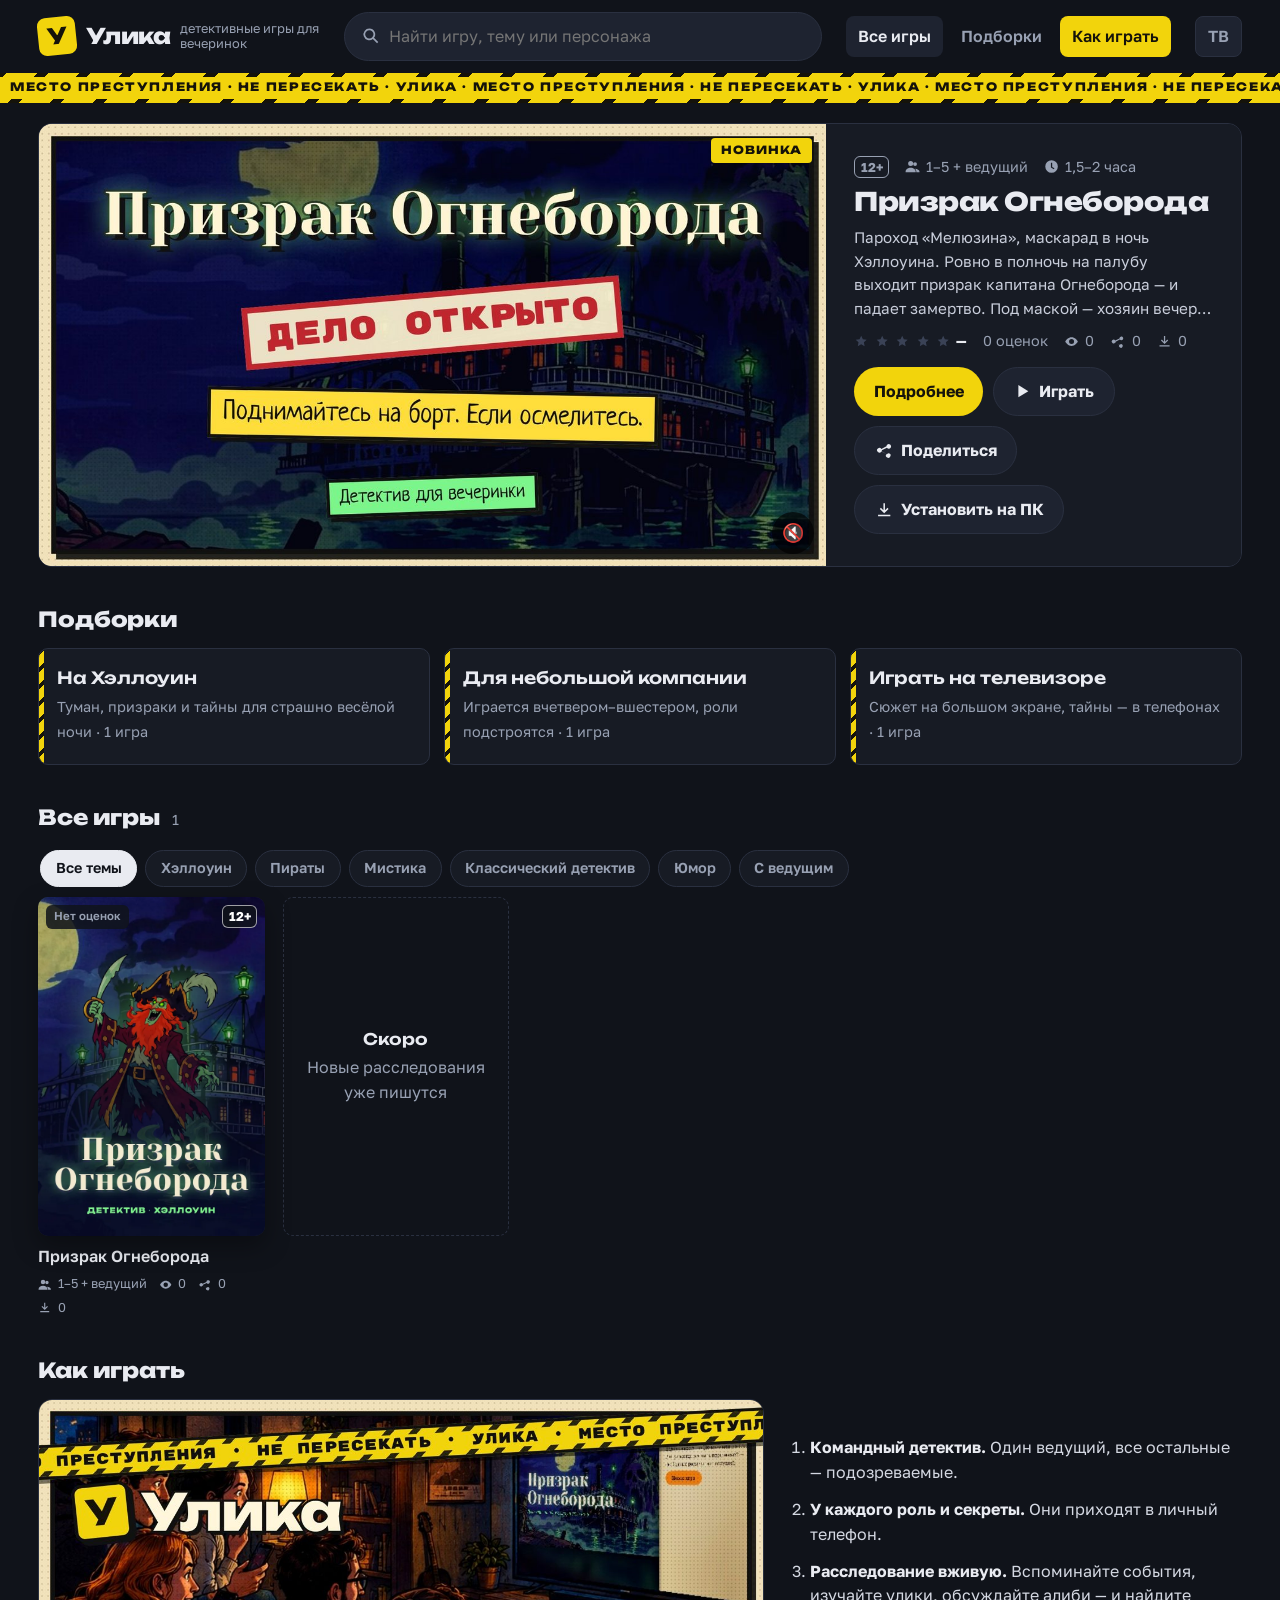
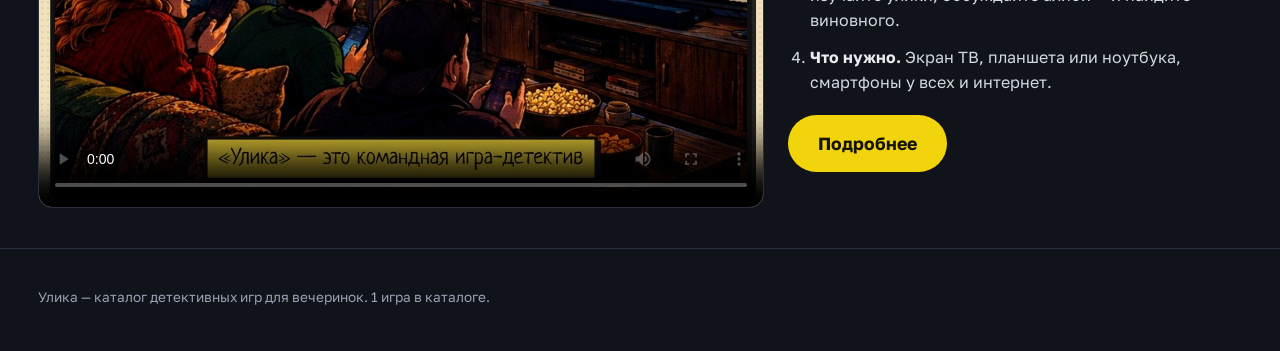
<file: index.html>
<!doctype html>
<html lang="ru">
<head>
<meta charset="utf-8">
<meta name="viewport" content="width=device-width, initial-scale=1, viewport-fit=cover">
<title>Улика — детективные игры для вечеринок</title>
<meta name="description" content="Каталог детективных игр для вечеринок: сюжет на телевизоре, тайны в телефонах. Трейлеры, правила, оценки и отзывы.">
<meta name="yandex-verification" content="3855229f1be27a2c" />
<link rel="canonical" href="https://ulika.vibecard.ru/">
<meta property="og:url" content="https://ulika.vibecard.ru/">
<script type="application/ld+json">{"@context": "https://schema.org", "@type": "WebSite", "name": "Улика", "alternateName": "Улика — детективные игры для вечеринок", "url": "https://ulika.vibecard.ru/", "inLanguage": "ru"}</script>
<meta name="theme-color" content="#10131a">
<meta property="og:type" content="website">
<meta property="og:title" content="Улика — детективные игры для вечеринок">
<meta property="og:description" content="Выберите детектив для своей компании: трейлеры, правила, оценки и отзывы.">
<meta property="og:image" content="https://ulika.vibecard.ru/media/ognebord-og.jpg">
<link rel="preload" href="fonts/unbounded-cyrillic-800-normal.woff2" as="font" type="font/woff2" crossorigin>
<link rel="icon" href="favicon.svg" type="image/svg+xml">
<style>
/* Заставка загрузки: видна сразу, до загрузки стилей и скриптов */
html:not(.ready) .shell, html:not(.ready) body > header, html:not(.ready) .tape, html:not(.ready) .ad-top, html:not(.ready) .foot, html:not(.ready) .ad-bottom { visibility: hidden; }
html, body { background: #10131a; }
#boot { position: fixed; inset: 0; z-index: 1000; background: #10131a; display: flex; flex-direction: column; align-items: center; justify-content: center; gap: 26px; transition: opacity .35s ease, visibility .35s; }
html.ready #boot { opacity: 0; visibility: hidden; pointer-events: none; }
#boot .bm { display: flex; align-items: center; gap: 16px; }
#boot .mk { width: 72px; height: 72px; border-radius: 14px; background: #f2d40c; color: #15130a; font: 800 42px/72px 'Unbounded', 'Arial Black', sans-serif; text-align: center; transform: rotate(-6deg); }
#boot .nm { color: #e9ebf1; font: 800 48px/1 'Unbounded', 'Arial Black', sans-serif; letter-spacing: -.02em; }
#boot .tp { width: min(260px, 60vw); height: 10px; border-radius: 5px; overflow: hidden; background: repeating-linear-gradient(-45deg, #f2d40c 0 12px, #15130a 12px 18px); background-size: 34px 10px; animation: boot-tape .8s linear infinite; opacity: .9; }
#boot .sb { color: #98a1b3; font: 400 14px/1.3 system-ui, sans-serif; }
@keyframes boot-tape { to { background-position: 34px 0; } }
@media (prefers-reduced-motion: reduce) { #boot .tp { animation: none; } }
</style>
<noscript><style>#boot { display: none; } html:not(.ready) .shell { visibility: visible; }</style></noscript>
<script>setTimeout(function () { document.documentElement.classList.add('ready'); }, 8000); /* страховка */</script>
<link rel="stylesheet" href="css/site.css">
<script>/* ярлык, установленный, когда игра жила в корне сайта */ if (/[?&]source=app/.test(location.search)) location.replace('ognebord/');</script>
<script src="config.js"></script>
<script type="module" src="js/catalog.js"></script>
<!-- Google tag (gtag.js) -->
<script async src="https://www.googletagmanager.com/gtag/js?id=G-1QSVEM6MXJ"></script>
<script>
  window.dataLayer = window.dataLayer || [];
  function gtag(){dataLayer.push(arguments);}
  gtag('js', new Date());
  gtag('config', 'G-1QSVEM6MXJ');
</script>
<!-- Yandex.Metrika counter -->
<script type="text/javascript">
    (function(m,e,t,r,i,k,a){
        m[i]=m[i]||function(){(m[i].a=m[i].a||[]).push(arguments)};
        m[i].l=1*new Date();
        for (var j = 0; j < document.scripts.length; j++) {if (document.scripts[j].src === r) { return; }}
        k=e.createElement(t),a=e.getElementsByTagName(t)[0],k.async=1,k.src=r,a.parentNode.insertBefore(k,a)
    })(window, document,'script','https://mc.yandex.ru/metrika/tag.js?id=113916917', 'ym');

    ym(113916917, 'init', {ssr:true, webvisor:true, clickmap:true, ecommerce:"dataLayer", referrer: document.referrer, url: location.href, accurateTrackBounce:true, trackLinks:true});
</script>
<noscript><div><img src="https://mc.yandex.ru/watch/113916917" style="position:absolute; left:-9999px;" alt="" /></div></noscript>
<!-- /Yandex.Metrika counter -->
</head>
<body>
<div id="boot" role="status" aria-label="Загрузка">
  <div class="bm"><span class="mk">У</span><span class="nm">Улика</span></div>
  <div class="tp"></div>
  <div class="sb">детективные игры для вечеринок</div>
</div>
<div class="shell">
  <aside class="rail" aria-label="Реклама"><div class="ad ad-left" data-ad="left"></div></aside>
  <main id="main">
    <div id="feature"></div>

    <h2 class="sec" id="collections">Подборки</h2>
    <div class="collections" id="colls"></div>

    <h2 class="sec" id="all">Все игры <small id="count"></small></h2>
    <div class="filters" role="group" aria-label="Темы" id="themes"></div>
    <div class="grid" id="grid" aria-live="polite"><a href="game.html?id=ognebord">Призрак Огнеборода — Детектив на одну хэллоуинскую ночь</a></div>

    <section class="how" id="how" aria-labelledby="how-h">
      <h2 class="sec" id="how-h">Как играть</h2>
      <div class="how-grid">
        <div class="how-video">
          <video id="how-video" controls playsinline preload="none" poster="media/howto-16x9.jpg" aria-label="Видеоинструкция: как играть в Улику">
            <source src="media/howto-16x9.mp4" type="video/mp4">
          </video>
        </div>
        <div class="how-short">
          <ol class="how-steps">
            <li><b>Командный детектив.</b> Один ведущий, все остальные — подозреваемые.</li>
            <li><b>У каждого роль и секреты.</b> Они приходят в личный телефон.</li>
            <li><b>Расследование вживую.</b> Вспоминайте события, изучайте улики, обсуждайте алиби — и найдите виновного.</li>
            <li><b>Что нужно.</b> Экран ТВ, планшета или ноутбука, смартфоны у всех и интернет.</li>
          </ol>
          <button class="btn big" id="how-more" aria-expanded="false" aria-controls="how-details">Подробнее</button>
        </div>
      </div>

      <div class="how-details" id="how-details" hidden>
        <p class="nospoil">✓ Без спойлеров — только правила</p>
        <div class="rules">
          <div class="rule"><h3>1. Что такое «Улика»</h3><p>Детективная игра для компании. История, сцены и улики показываются на общем экране, а расследование идёт вживую: вы разговариваете, спорите и ищете виновного вместе. Одна партия — один вечер, обычно 1,5–2 часа.</p></div>
          <div class="rule"><h3>2. Кто играет</h3><p>Один участник — ведущий, остальные — подозреваемые. Сколько нужно игроков, написано на странице каждой игры. Если людей меньше, чем персонажей, свободные роли читает ведущий — все персонажи всегда в игре.</p></div>
          <div class="rule"><h3>3. Что понадобится</h3><p>Общий экран: телевизор, ноутбук или планшет — его должны видеть все. Смартфон у ведущего и у каждого игрока. Интернет на всех устройствах. Включите звук на общем экране: у игры есть музыка.</p></div>
          <div class="rule"><h3>4. Как начать</h3><p>Откройте на общем экране сайт «Улики», выберите игру и нажмите «Играть», затем «Новая игра». Ведущий сканирует маленький QR-код — его телефон становится пультом. Игроки сканируют большой QR-код и выбирают персонажей. Устанавливать ничего не нужно.</p></div>
          <div class="rule"><h3>5. Ход игры</h3><p>Игра идёт по раундам. В каждом раунде вы молча читаете на телефоне свою карточку, по очереди рассказываете, что делали, осматриваете места, где открылись новые улики, и обсуждаете, кто что скрывает. Важное можно записывать во вкладку «Пометки» в телефоне.</p></div>
          <div class="rule"><h3>6. Секреты и честность</h3><p>Не показывайте свою карточку другим — пересказывайте своими словами. Можно о чём-то умолчать или уйти от ответа, а когда разрешено лгать — сказано в правилах каждой игры. Подозревать стоит всех, даже себя.</p></div>
          <div class="rule"><h3>7. Финал</h3><p>В конце каждый тайно голосует на телефоне: кто виновен, как и зачем. За верные ответы начисляются очки, а у персонажей есть ещё и личные цели. Затем на экране — развязка всей истории.</p></div>
          <div class="rule"><h3>8. Роль ведущего</h3><p>Ведущий управляет игрой с телефона: переключает сцены, следит за временем и читает за свободных персонажей. Его задача — держать темп и атмосферу, а не подсказывать. Ведущий тоже узнаёт разгадку только в финале.</p></div>
          <div class="rule"><h3>9. Советы</h3><p>Зарядите телефоны, приглушите свет, а если хочется атмосферы — придумайте костюмы. И главное: не рассказывайте разгадку тем, кто ещё будет играть.</p></div>
        </div>
        <button class="btn ghost" id="how-less" aria-controls="how-details">Свернуть</button>
      </div>
    </section>
  </main>
</div>
</body>
</html>
</file>
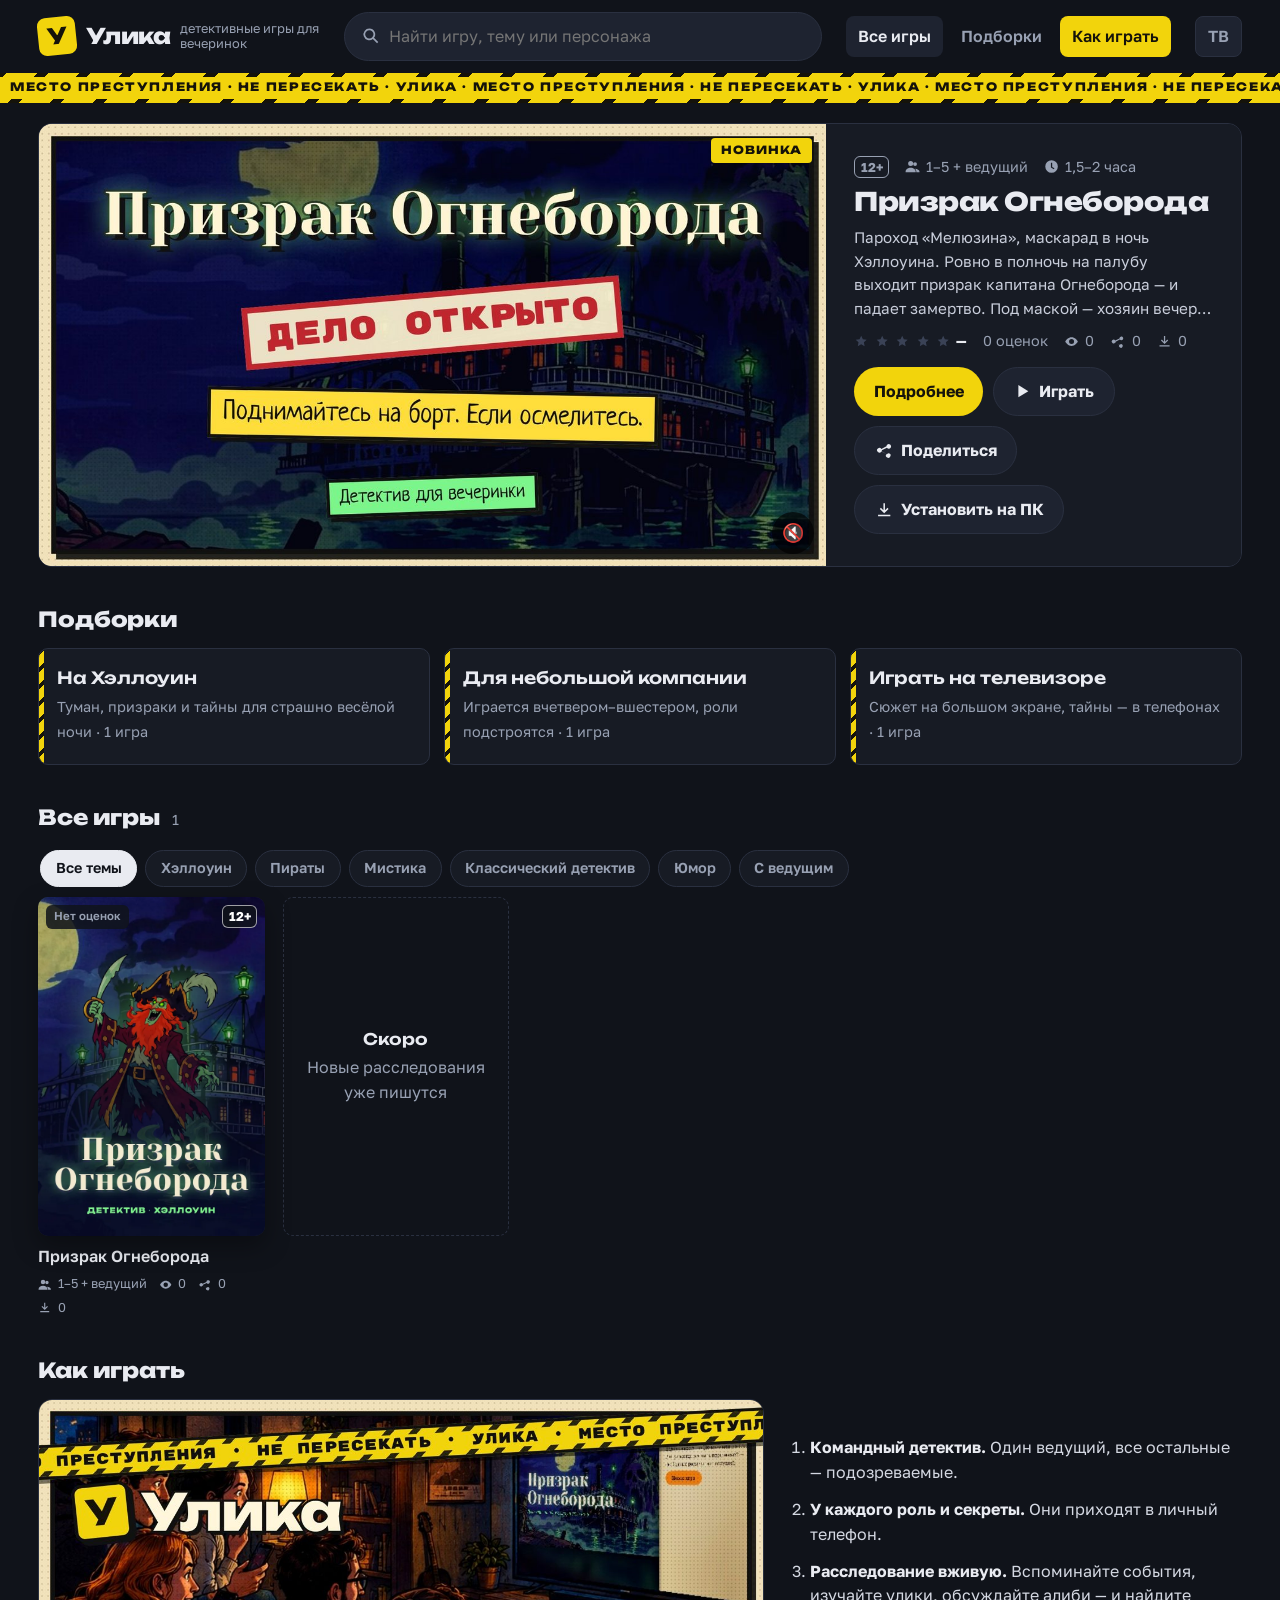
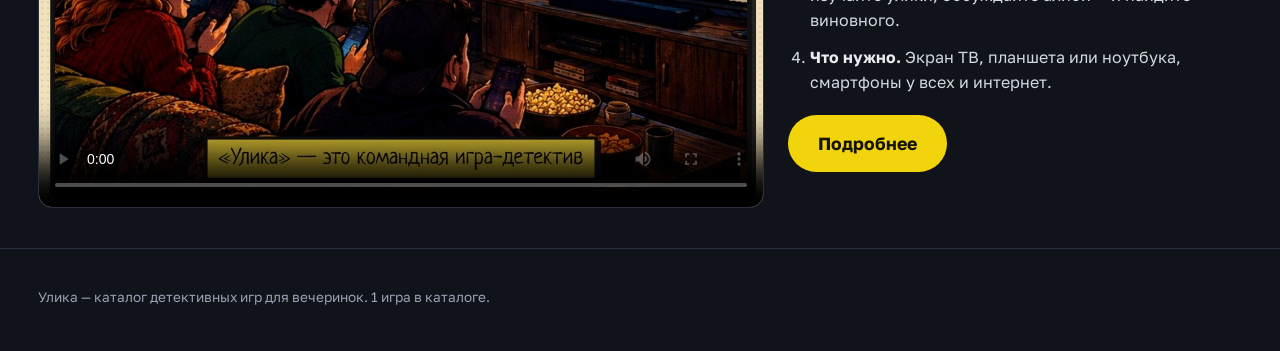
<file: catalog/index.html>
<!doctype html>
<html lang="ru"><head><meta charset="utf-8"><title>Переехало</title>
<meta name="robots" content="noindex">
<script>location.replace('../' + location.search + location.hash);</script>
<meta http-equiv="refresh" content="0; url=../">
</head><body><p>Страница переехала: <a href="../">перейти</a>.</p></body></html>
</file>
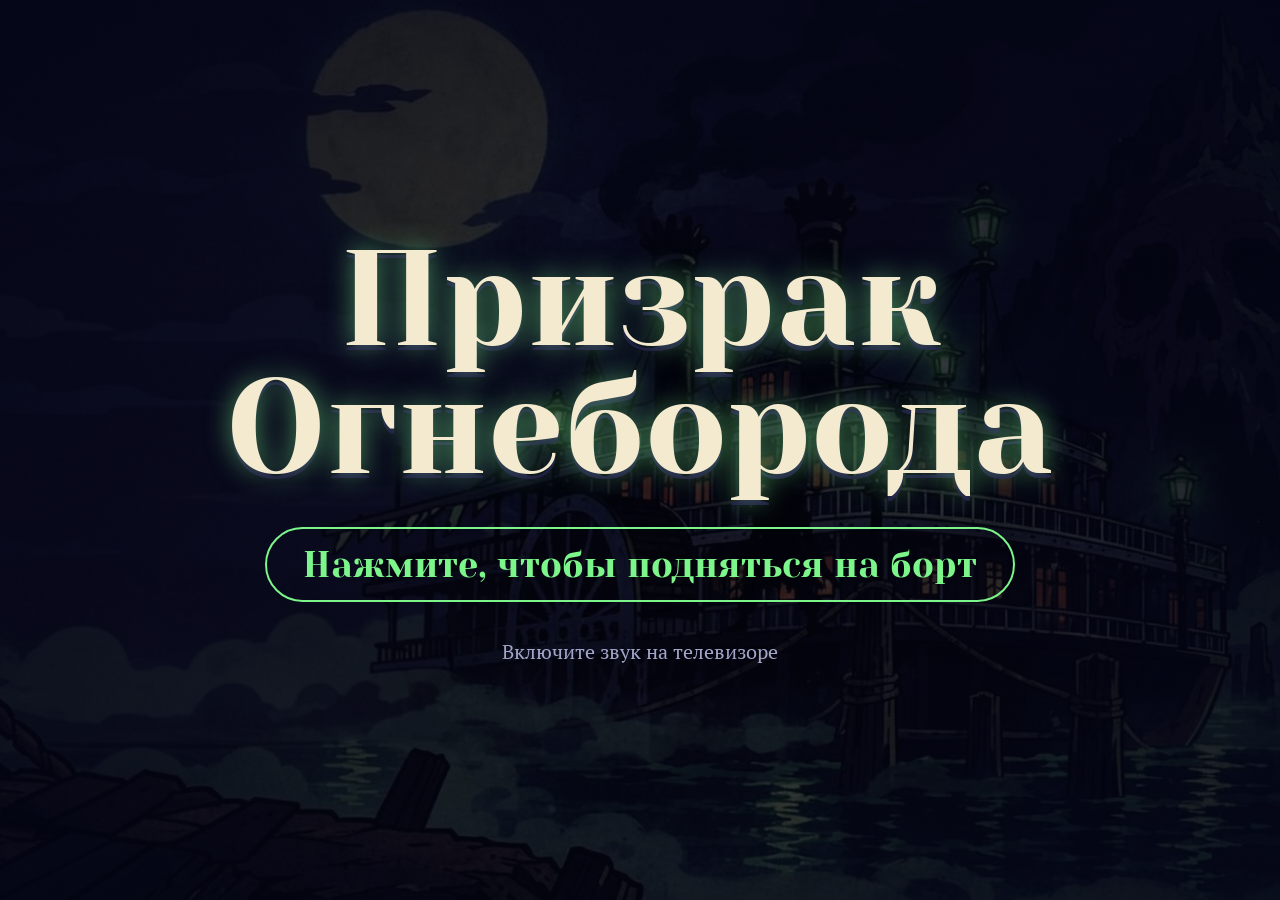
<file: ognebord/index.html>
<!doctype html>
<html lang="ru">
<head>
<meta charset="utf-8">
<link rel="canonical" href="https://ulika.vibecard.ru/ognebord/">
<meta name="viewport" content="width=device-width, initial-scale=1">
<title>Призрак Огнеборода</title>
<meta name="description" content="Хэллоуинский детектив для компании: экран для телевизора.">
<link rel="icon" href="icons/favicon-64.png" type="image/png">
<link rel="manifest" href="manifest.webmanifest">
<meta name="theme-color" content="#0b1020">
<link rel="apple-touch-icon" href="icons/apple-touch-icon.png">
<link rel="stylesheet" href="css/style.css">
<link rel="stylesheet" href="css/host.css">
<link rel="preload" as="image" href="img/bg/UI-02.webp">
<!-- Google tag (gtag.js) -->
<script async src="https://www.googletagmanager.com/gtag/js?id=G-1QSVEM6MXJ"></script>
<script>
  window.dataLayer = window.dataLayer || [];
  function gtag(){dataLayer.push(arguments);}
  gtag('js', new Date());
  gtag('config', 'G-1QSVEM6MXJ');
</script>
<!-- Yandex.Metrika counter -->
<script type="text/javascript">
    (function(m,e,t,r,i,k,a){
        m[i]=m[i]||function(){(m[i].a=m[i].a||[]).push(arguments)};
        m[i].l=1*new Date();
        for (var j = 0; j < document.scripts.length; j++) {if (document.scripts[j].src === r) { return; }}
        k=e.createElement(t),a=e.getElementsByTagName(t)[0],k.async=1,k.src=r,a.parentNode.insertBefore(k,a)
    })(window, document,'script','https://mc.yandex.ru/metrika/tag.js?id=113916917', 'ym');

    ym(113916917, 'init', {ssr:true, webvisor:true, clickmap:true, ecommerce:"dataLayer", referrer: document.referrer, url: location.href, accurateTrackBounce:true, trackLinks:true});
</script>
<noscript><div><img src="https://mc.yandex.ru/watch/113916917" style="position:absolute; left:-9999px;" alt="" /></div></noscript>
<!-- /Yandex.Metrika counter -->
</head>
<body class="host">
<div class="stage">
  <div id="blur"></div>
  <div id="scene"></div>
  <main id="screen"></main>
  <div class="topbar" id="top"></div>
  <nav class="dock" id="dock" aria-label="Управление игрой"></nav>
  <div class="toast" id="toast" hidden></div>
</div>
<script src="vendor/mqtt.min.js"></script>
<script src="vendor/qrcode.js"></script>
<script type="module" src="js/host.js"></script>
</body>
</html>
</file>
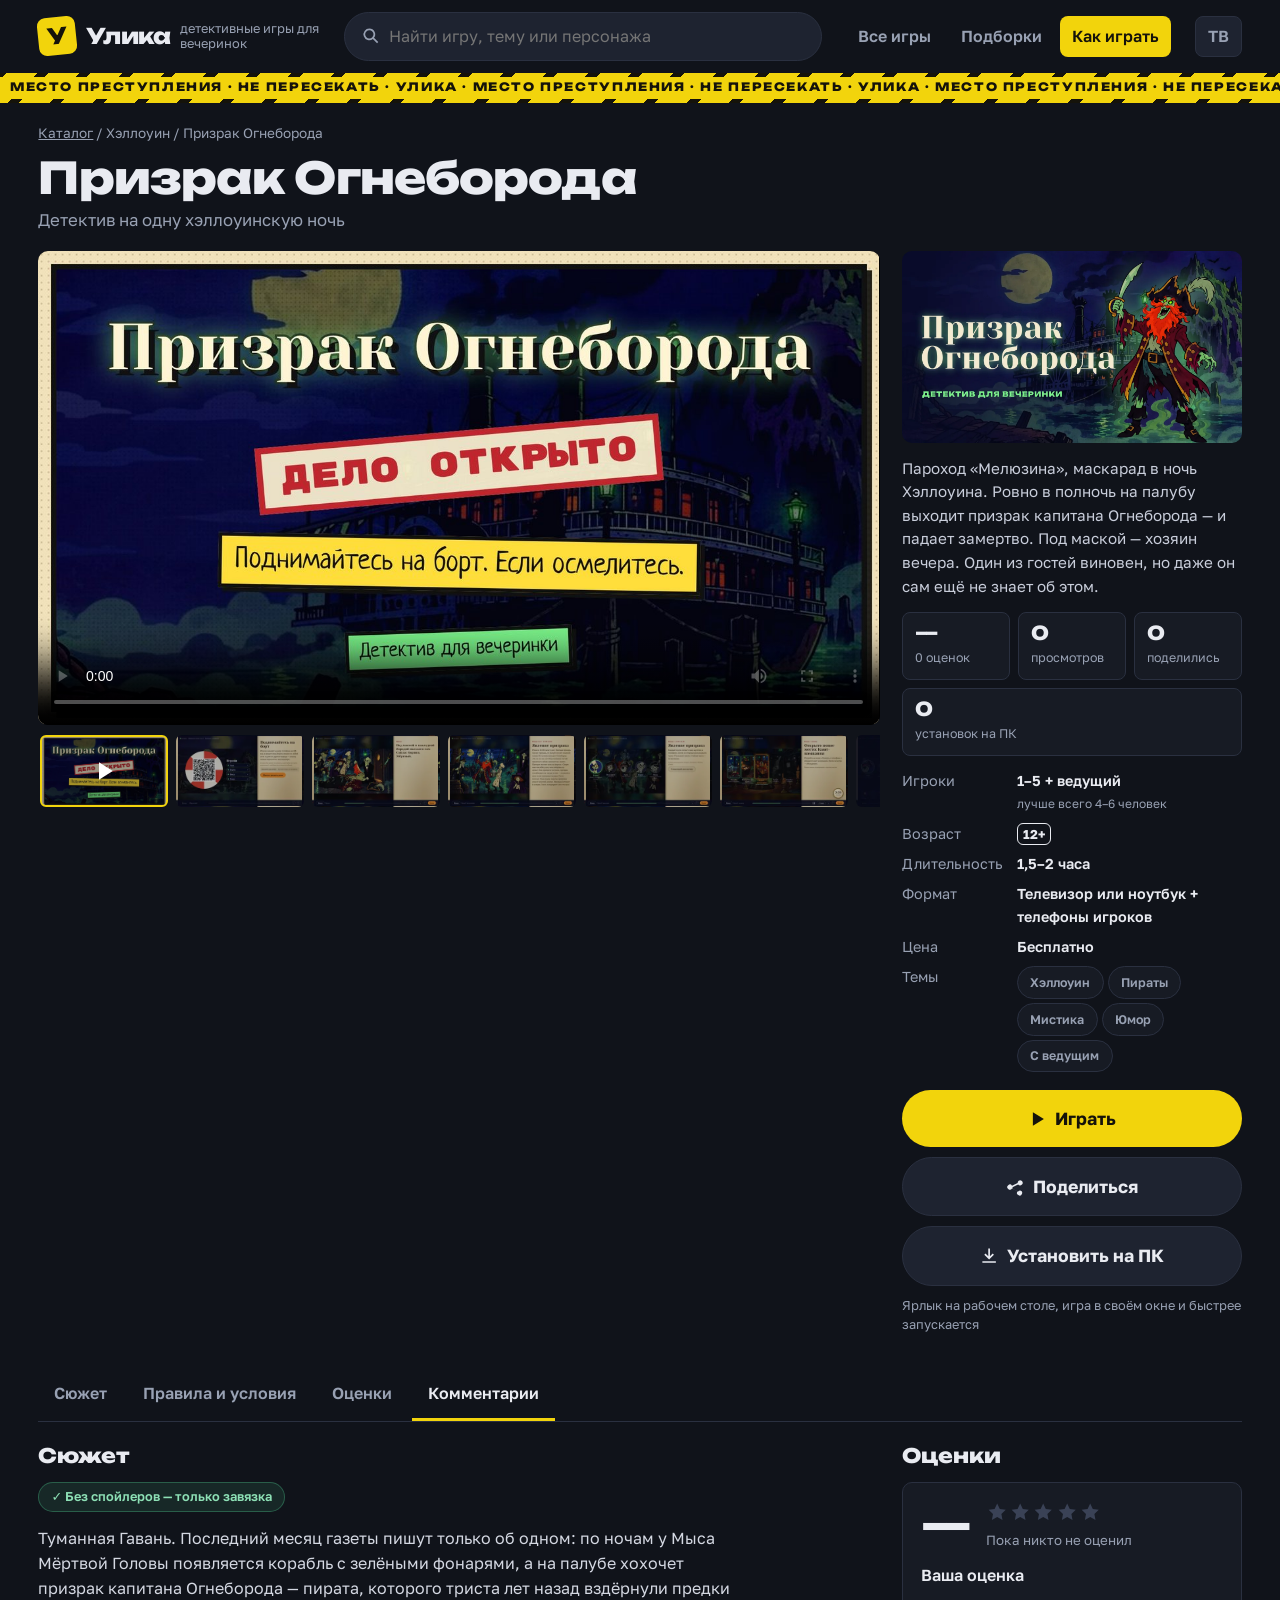
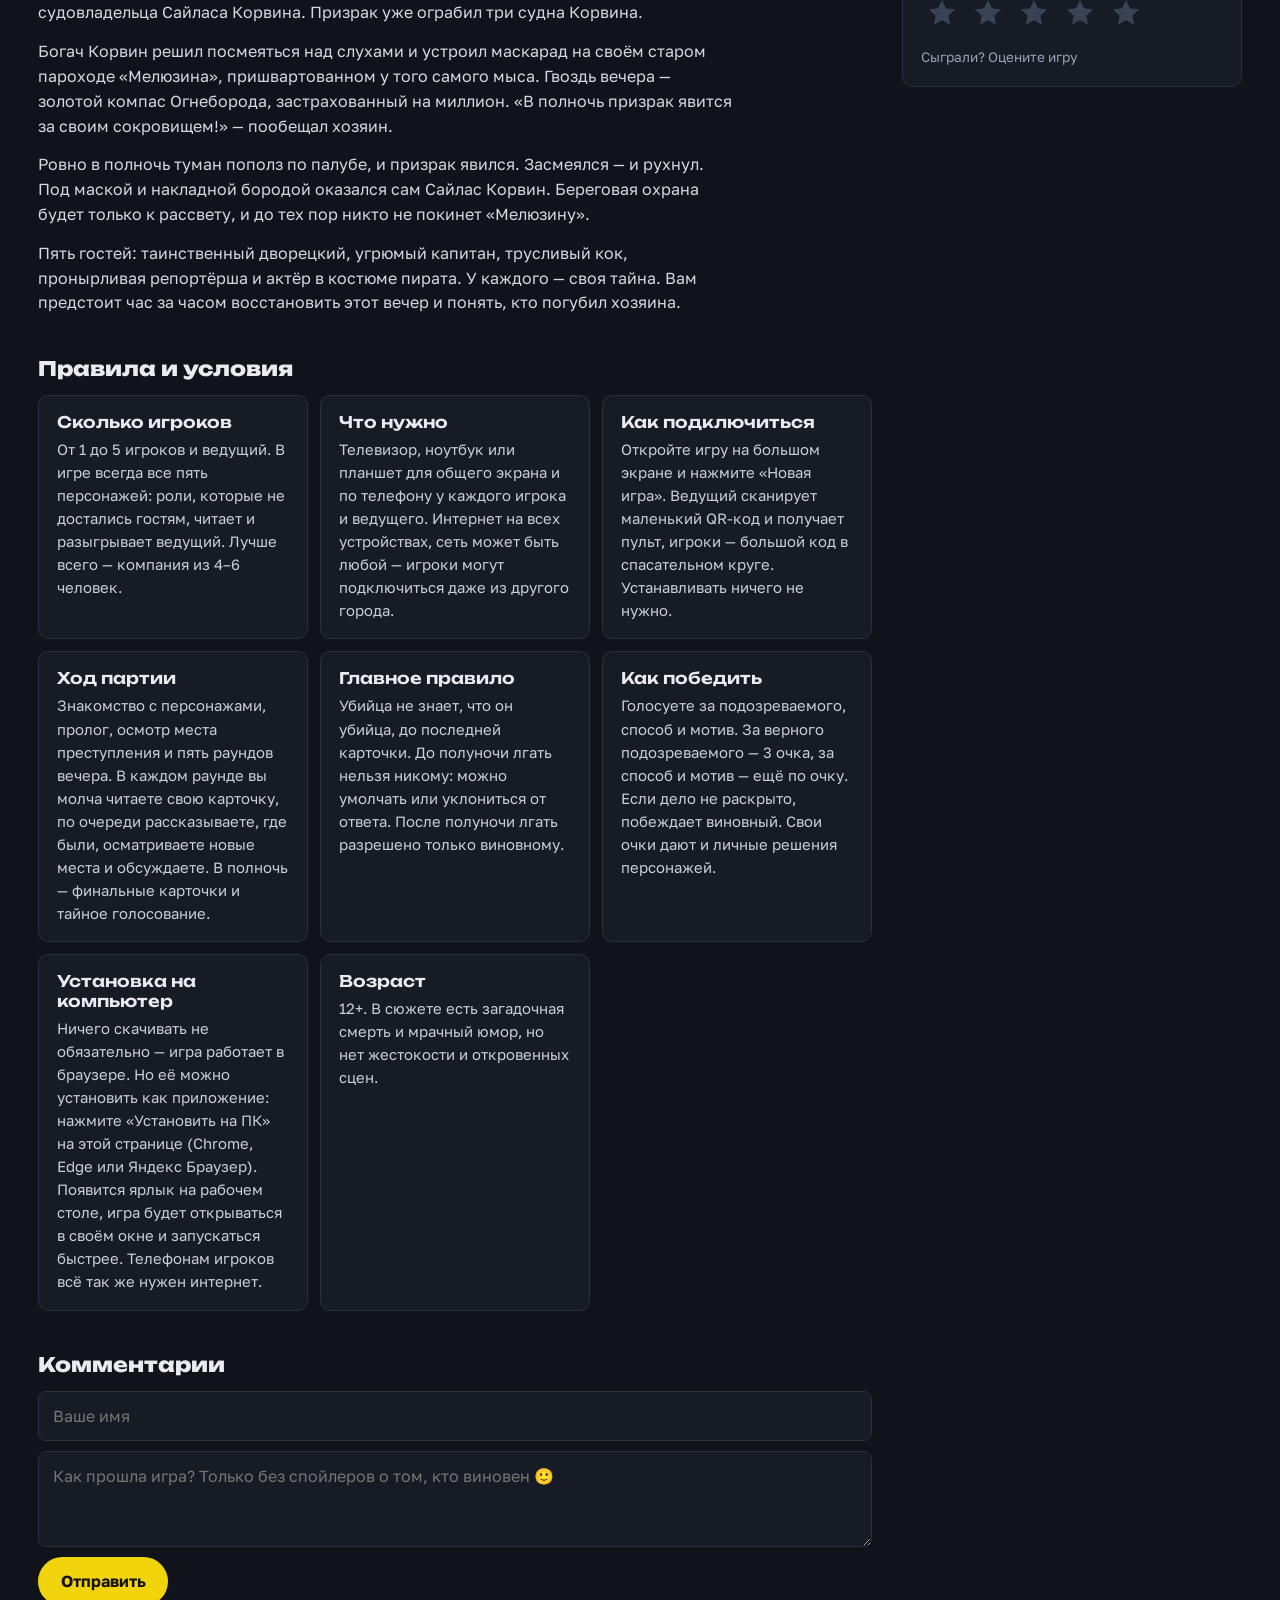
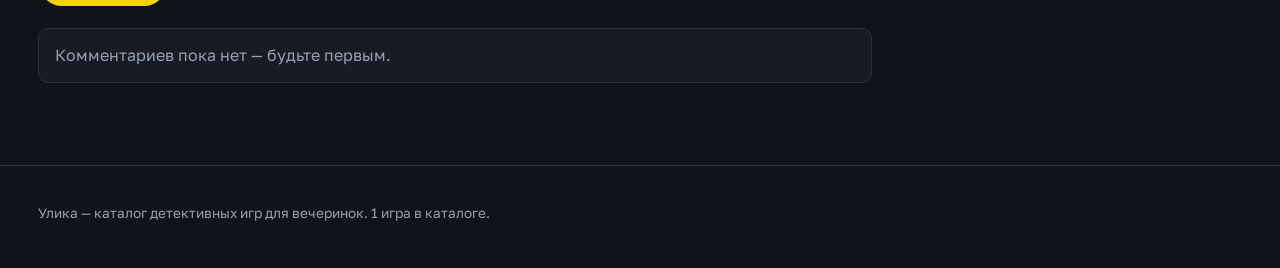
<file: game.html>
<!doctype html>
<html lang="ru">
<head>
<meta charset="utf-8">
<meta name="viewport" content="width=device-width, initial-scale=1, viewport-fit=cover">
<title>Призрак Огнеборода — Улика</title>
<meta name="description" content="Детектив на одну хэллоуинскую ночь: маскарад на пароходе, призрак пирата и пять подозреваемых. 1–5 игроков + ведущий, 12+.">
<meta name="yandex-verification" content="3855229f1be27a2c" />
<link rel="canonical" href="https://ulika.vibecard.ru/game.html?id=ognebord">
<meta property="og:url" content="https://ulika.vibecard.ru/game.html?id=ognebord">
<script type="application/ld+json">{"@context": "https://schema.org", "@type": "VideoGame", "name": "Призрак Огнеборода", "description": "Детектив на одну хэллоуинскую ночь для компании: маскарад на пароходе, призрак пирата и пять подозреваемых. Сюжет на телевизоре, тайны в телефонах.", "url": "https://ulika.vibecard.ru/game.html?id=ognebord", "image": "https://ulika.vibecard.ru/media/ognebord-og.jpg", "genre": ["Детектив", "Вечеринка"], "gamePlatform": "Веб-браузер", "playMode": "MultiPlayer", "numberOfPlayers": {"@type": "QuantitativeValue", "minValue": 1, "maxValue": 6}, "typicalAgeRange": "12-", "inLanguage": "ru", "offers": {"@type": "Offer", "price": "0", "priceCurrency": "RUB"}}</script>
<meta name="theme-color" content="#10131a">
<meta property="og:type" content="website">
<meta property="og:title" content="Призрак Огнеборода — детективная игра для вечеринки">
<meta property="og:description" content="Маскарад на пароходе, призрак пирата и пять подозреваемых. Сюжет на телевизоре, тайны в телефонах.">
<meta property="og:image" content="https://ulika.vibecard.ru/media/ognebord-og.jpg">
<meta name="twitter:card" content="summary_large_image">
<link rel="preload" href="fonts/unbounded-cyrillic-800-normal.woff2" as="font" type="font/woff2" crossorigin>
<link rel="icon" href="favicon.svg" type="image/svg+xml">
<style>
/* Заставка загрузки: видна сразу, до загрузки стилей и скриптов */
html:not(.ready) .shell, html:not(.ready) body > header, html:not(.ready) .tape, html:not(.ready) .ad-top, html:not(.ready) .foot, html:not(.ready) .ad-bottom { visibility: hidden; }
html, body { background: #10131a; }
#boot { position: fixed; inset: 0; z-index: 1000; background: #10131a; display: flex; flex-direction: column; align-items: center; justify-content: center; gap: 26px; transition: opacity .35s ease, visibility .35s; }
html.ready #boot { opacity: 0; visibility: hidden; pointer-events: none; }
#boot .bm { display: flex; align-items: center; gap: 16px; }
#boot .mk { width: 72px; height: 72px; border-radius: 14px; background: #f2d40c; color: #15130a; font: 800 42px/72px 'Unbounded', 'Arial Black', sans-serif; text-align: center; transform: rotate(-6deg); }
#boot .nm { color: #e9ebf1; font: 800 48px/1 'Unbounded', 'Arial Black', sans-serif; letter-spacing: -.02em; }
#boot .tp { width: min(260px, 60vw); height: 10px; border-radius: 5px; overflow: hidden; background: repeating-linear-gradient(-45deg, #f2d40c 0 12px, #15130a 12px 18px); background-size: 34px 10px; animation: boot-tape .8s linear infinite; opacity: .9; }
#boot .sb { color: #98a1b3; font: 400 14px/1.3 system-ui, sans-serif; }
@keyframes boot-tape { to { background-position: 34px 0; } }
@media (prefers-reduced-motion: reduce) { #boot .tp { animation: none; } }
</style>
<noscript><style>#boot { display: none; } html:not(.ready) .shell { visibility: visible; }</style></noscript>
<script>setTimeout(function () { document.documentElement.classList.add('ready'); }, 8000); /* страховка */</script>
<link rel="stylesheet" href="css/site.css">
<script src="config.js"></script>
<script type="module" src="js/game.js"></script>
<!-- Google tag (gtag.js) -->
<script async src="https://www.googletagmanager.com/gtag/js?id=G-1QSVEM6MXJ"></script>
<script>
  window.dataLayer = window.dataLayer || [];
  function gtag(){dataLayer.push(arguments);}
  gtag('js', new Date());
  gtag('config', 'G-1QSVEM6MXJ');
</script>
<!-- Yandex.Metrika counter -->
<script type="text/javascript">
    (function(m,e,t,r,i,k,a){
        m[i]=m[i]||function(){(m[i].a=m[i].a||[]).push(arguments)};
        m[i].l=1*new Date();
        for (var j = 0; j < document.scripts.length; j++) {if (document.scripts[j].src === r) { return; }}
        k=e.createElement(t),a=e.getElementsByTagName(t)[0],k.async=1,k.src=r,a.parentNode.insertBefore(k,a)
    })(window, document,'script','https://mc.yandex.ru/metrika/tag.js?id=113916917', 'ym');

    ym(113916917, 'init', {ssr:true, webvisor:true, clickmap:true, ecommerce:"dataLayer", referrer: document.referrer, url: location.href, accurateTrackBounce:true, trackLinks:true});
</script>
<noscript><div><img src="https://mc.yandex.ru/watch/113916917" style="position:absolute; left:-9999px;" alt="" /></div></noscript>
<!-- /Yandex.Metrika counter -->
</head>
<body>
<div id="boot" role="status" aria-label="Загрузка">
  <div class="bm"><span class="mk">У</span><span class="nm">Улика</span></div>
  <div class="tp"></div>
  <div class="sb">детективные игры для вечеринок</div>
</div>
<div class="shell">
  <aside class="rail" aria-label="Реклама"><div class="ad ad-left" data-ad="left"></div></aside>
  <main id="main"><div id="page"><h1>Призрак Огнеборода</h1><p>Детектив на одну хэллоуинскую ночь. Пароход «Мелюзина», маскарад в ночь Хэллоуина. Ровно в полночь на палубу выходит призрак капитана Огнеборода — и падает замертво. Под маской — хозяин вечера. Один из гостей виновен, но даже он сам ещё не знает об этом.</p><h2>Сюжет</h2><p>Туманная Гавань. Последний месяц газеты пишут только об одном: по ночам у Мыса Мёртвой Головы появляется корабль с зелёными фонарями, а на палубе хохочет призрак капитана Огнеборода — пирата, которого триста лет назад вздёрнули предки судовладельца Сайласа Корвина. Призрак уже ограбил три судна Корвина.</p><p>Богач Корвин решил посмеяться над слухами и устроил маскарад на своём старом пароходе «Мелюзина», пришвартованном у того самого мыса. Гвоздь вечера — золотой компас Огнеборода, застрахованный на миллион. «В полночь призрак явится за своим сокровищем!» — пообещал хозяин.</p><p>Ровно в полночь туман пополз по палубе, и призрак явился. Засмеялся — и рухнул. Под маской и накладной бородой оказался сам Сайлас Корвин. Береговая охрана будет только к рассвету, и до тех пор никто не покинет «Мелюзину».</p><p>Пять гостей: таинственный дворецкий, угрюмый капитан, трусливый кок, пронырливая репортёрша и актёр в костюме пирата. У каждого — своя тайна. Вам предстоит час за часом восстановить этот вечер и понять, кто погубил хозяина.</p><h2>Правила и условия</h2><h3>Сколько игроков</h3><p>От 1 до 5 игроков и ведущий. В игре всегда все пять персонажей: роли, которые не достались гостям, читает и разыгрывает ведущий. Лучше всего — компания из 4–6 человек.</p><h3>Что нужно</h3><p>Телевизор, ноутбук или планшет для общего экрана и по телефону у каждого игрока и ведущего. Интернет на всех устройствах, сеть может быть любой — игроки могут подключиться даже из другого города.</p><h3>Как подключиться</h3><p>Откройте игру на большом экране и нажмите «Новая игра». Ведущий сканирует маленький QR-код и получает пульт, игроки — большой код в спасательном круге. Устанавливать ничего не нужно.</p><h3>Ход партии</h3><p>Знакомство с персонажами, пролог, осмотр места преступления и пять раундов вечера. В каждом раунде вы молча читаете свою карточку, по очереди рассказываете, где были, осматриваете новые места и обсуждаете. В полночь — финальные карточки и тайное голосование.</p><h3>Главное правило</h3><p>Убийца не знает, что он убийца, до последней карточки. До полуночи лгать нельзя никому: можно умолчать или уклониться от ответа. После полуночи лгать разрешено только виновному.</p><h3>Как победить</h3><p>Голосуете за подозреваемого, способ и мотив. За верного подозреваемого — 3 очка, за способ и мотив — ещё по очку. Если дело не раскрыто, побеждает виновный. Свои очки дают и личные решения персонажей.</p><h3>Установка на компьютер</h3><p>Ничего скачивать не обязательно — игра работает в браузере. Но её можно установить как приложение: нажмите «Установить на ПК» на этой странице (Chrome, Edge или Яндекс Браузер). Появится ярлык на рабочем столе, игра будет открываться в своём окне и запускаться быстрее. Телефонам игроков всё так же нужен интернет.</p><h3>Возраст</h3><p>12+. В сюжете есть загадочная смерть и мрачный юмор, но нет жестокости и откровенных сцен.</p><p><a href="ognebord/">Играть бесплатно</a></p></div></main>
</div>
</body>
</html>
</file>
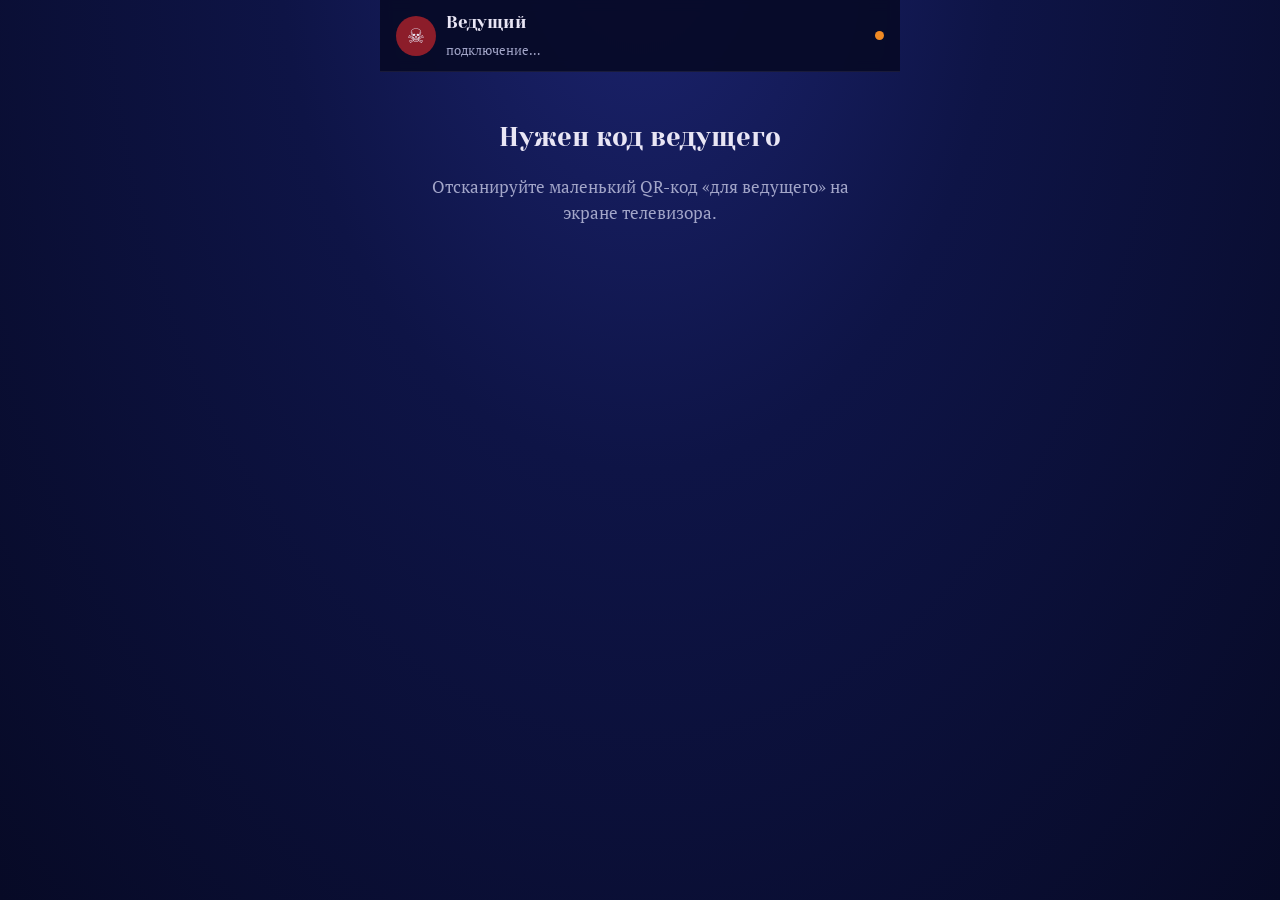
<file: gm.html>
<!doctype html>
<html lang="ru"><head><meta charset="utf-8"><title>Переехало</title>
<meta name="robots" content="noindex">
<script>location.replace('ognebord/gm.html' + location.search + location.hash);</script>
<meta http-equiv="refresh" content="0; url=ognebord/gm.html">
</head><body><p>Страница переехала: <a href="ognebord/gm.html">перейти</a>.</p></body></html>
</file>
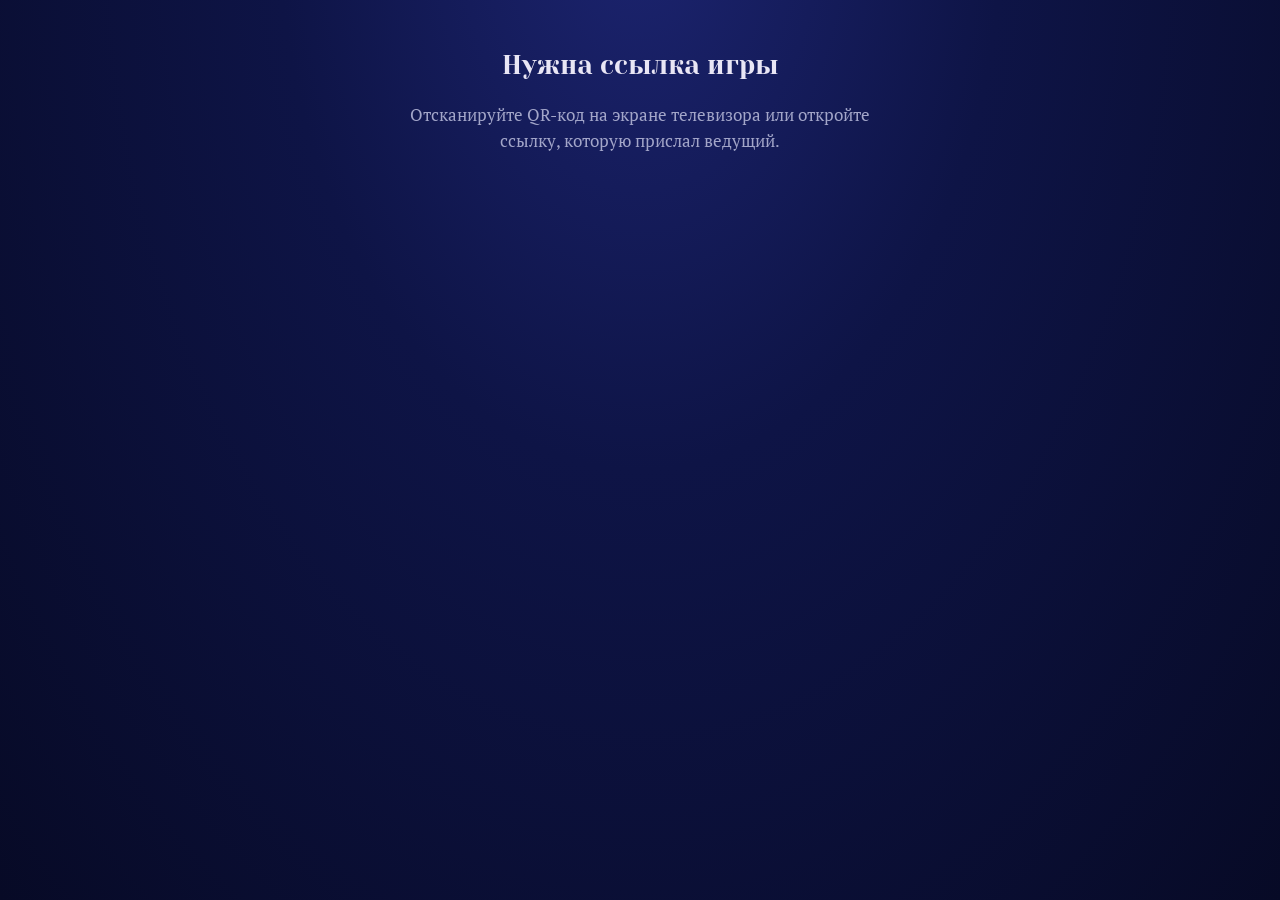
<file: play.html>
<!doctype html>
<html lang="ru"><head><meta charset="utf-8"><title>Переехало</title>
<meta name="robots" content="noindex">
<script>location.replace('ognebord/play.html' + location.search + location.hash);</script>
<meta http-equiv="refresh" content="0; url=ognebord/play.html">
</head><body><p>Страница переехала: <a href="ognebord/play.html">перейти</a>.</p></body></html>
</file>
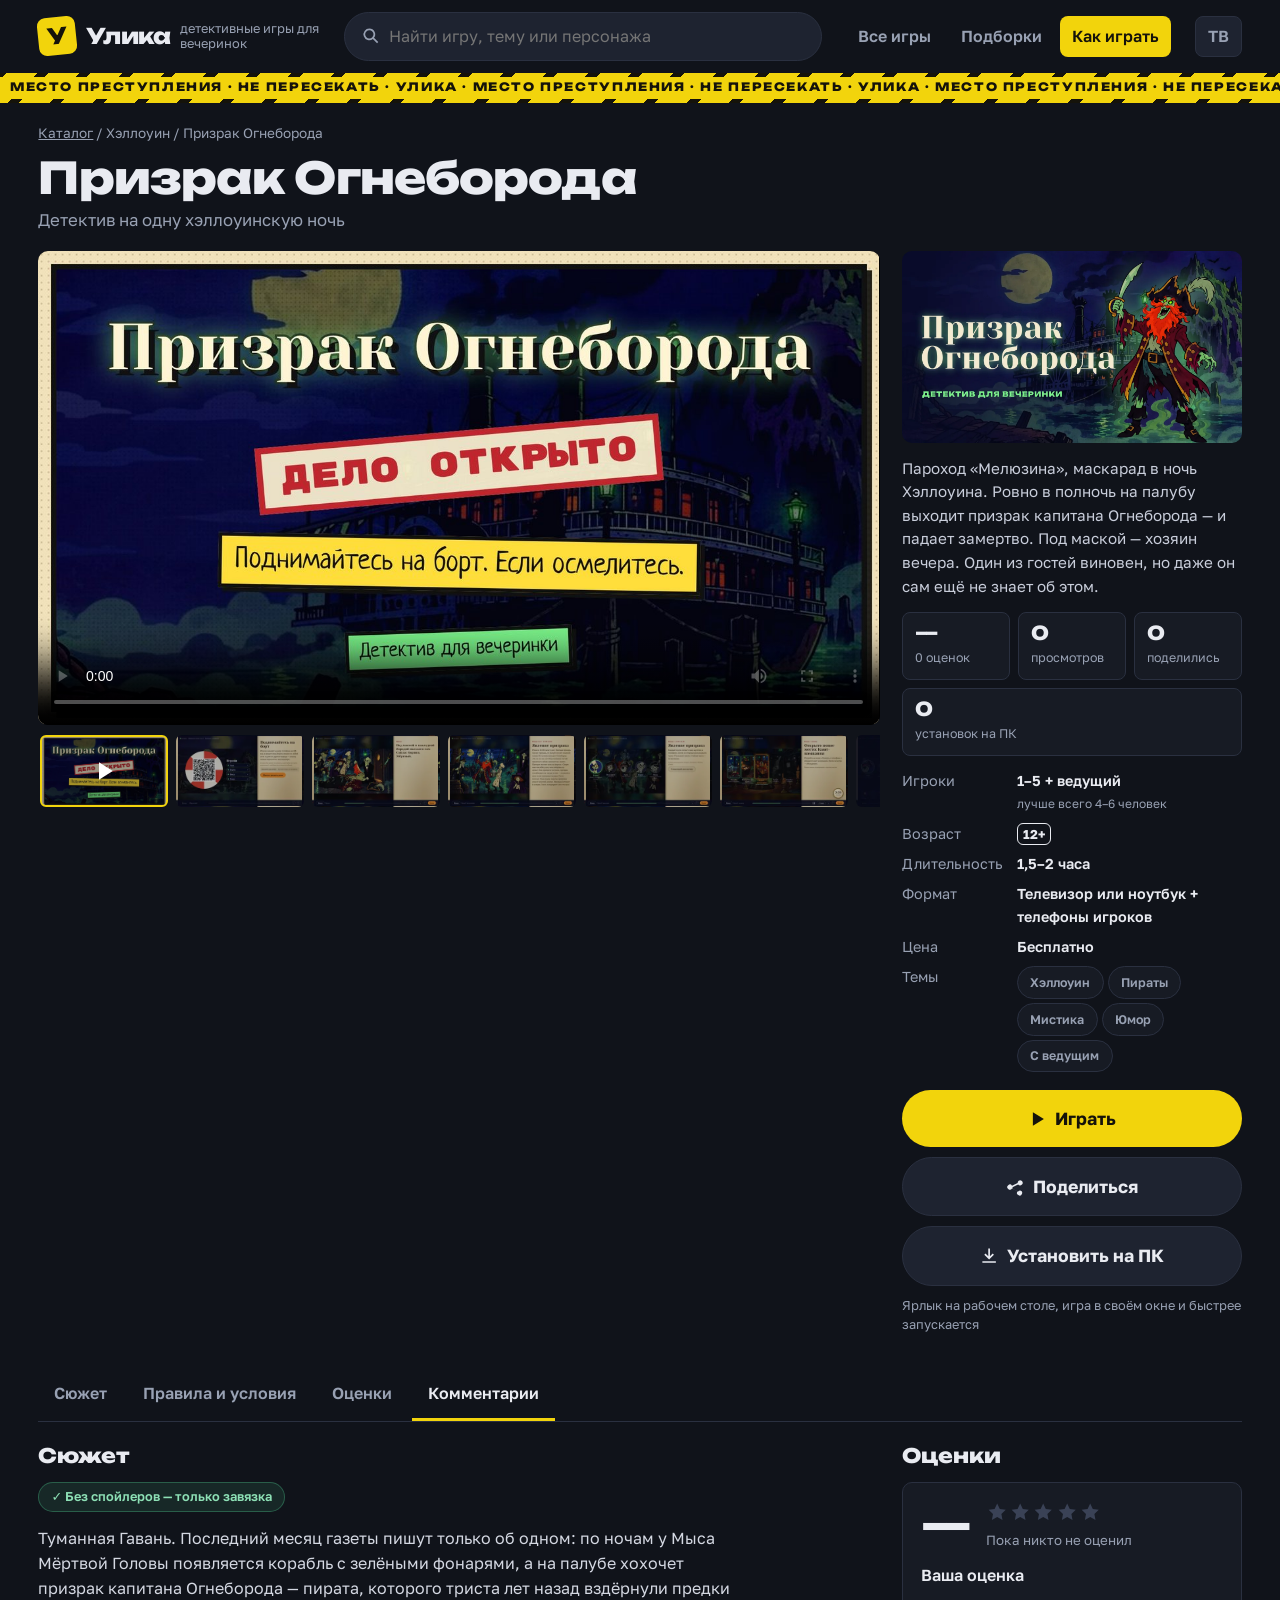
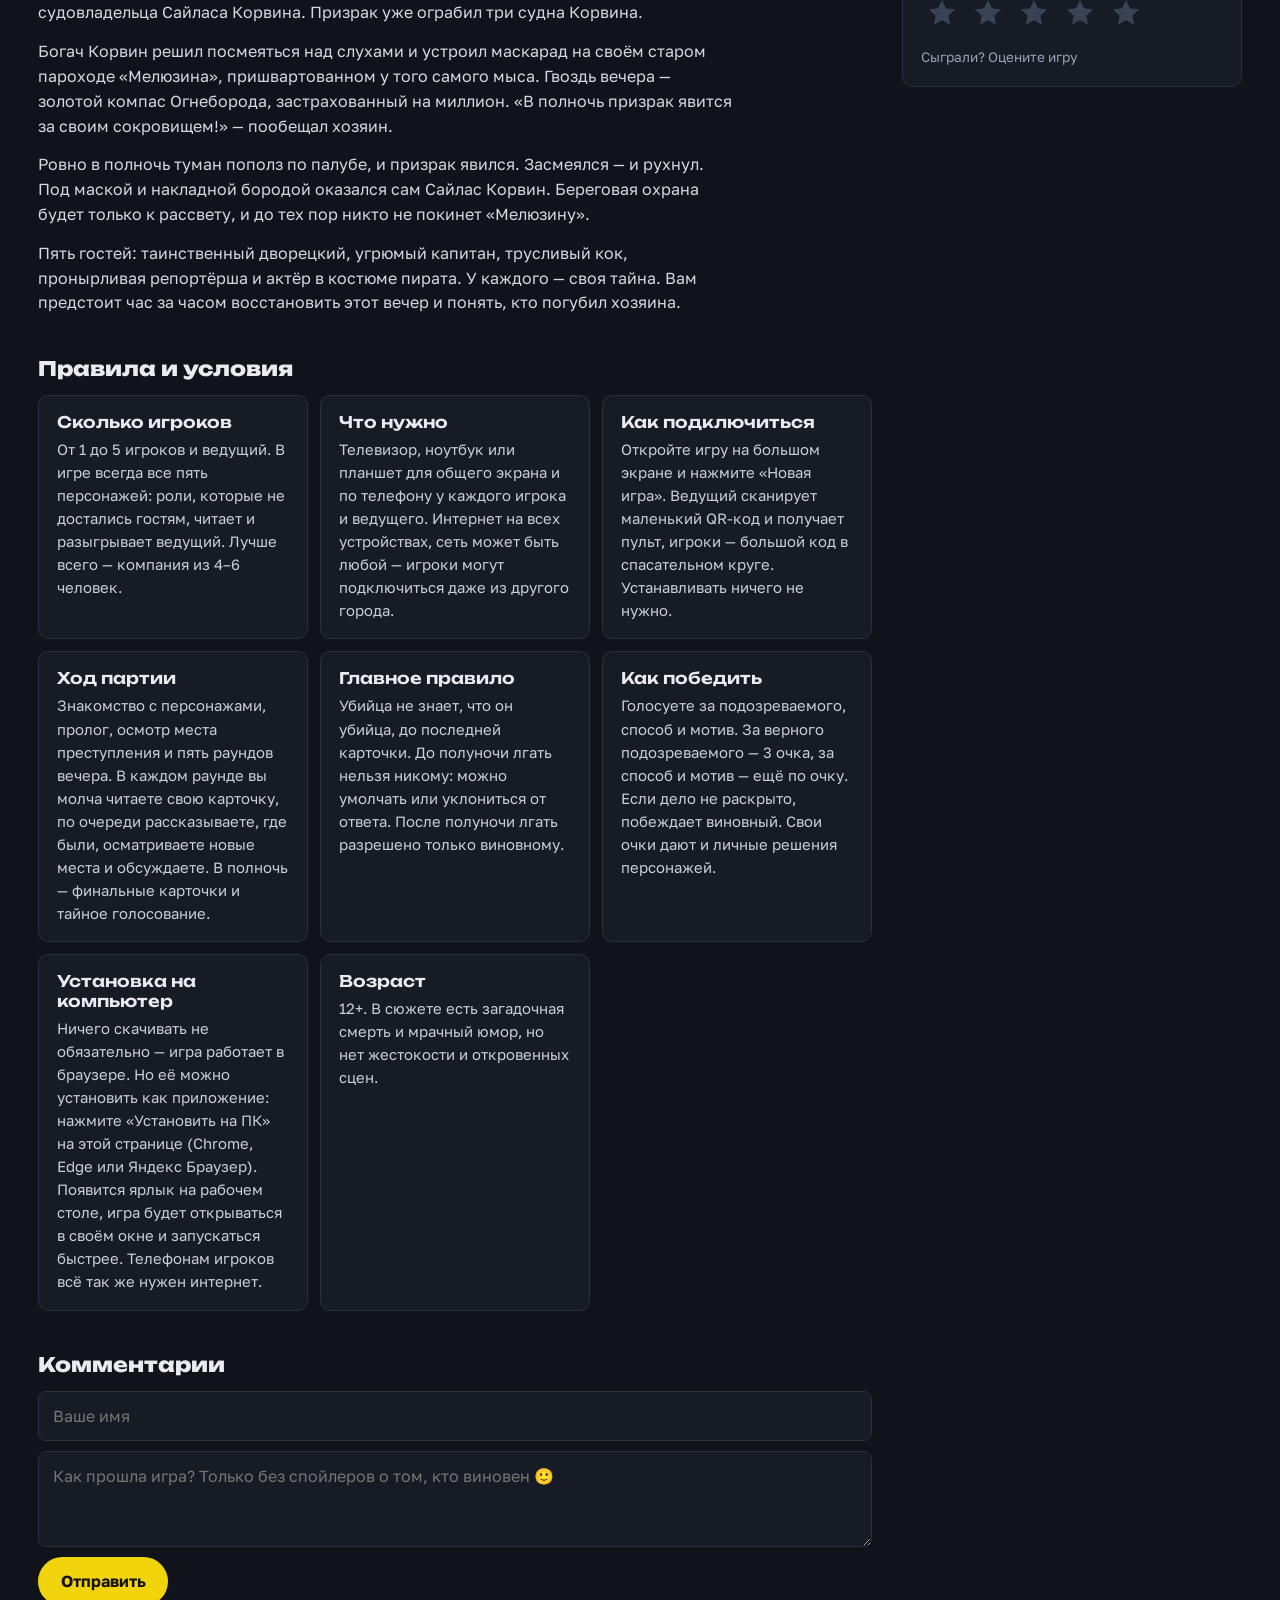
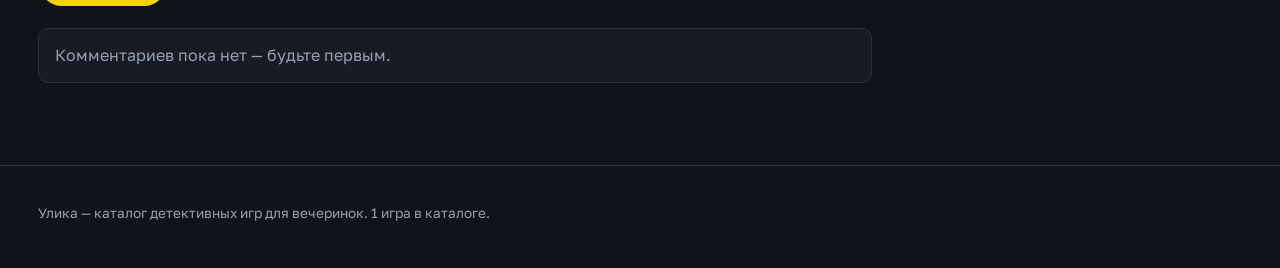
<file: catalog/game.html>
<!doctype html>
<html lang="ru"><head><meta charset="utf-8"><title>Переехало</title>
<meta name="robots" content="noindex">
<script>location.replace('../game.html' + location.search + location.hash);</script>
<meta http-equiv="refresh" content="0; url=../game.html">
</head><body><p>Страница переехала: <a href="../game.html">перейти</a>.</p></body></html>
</file>
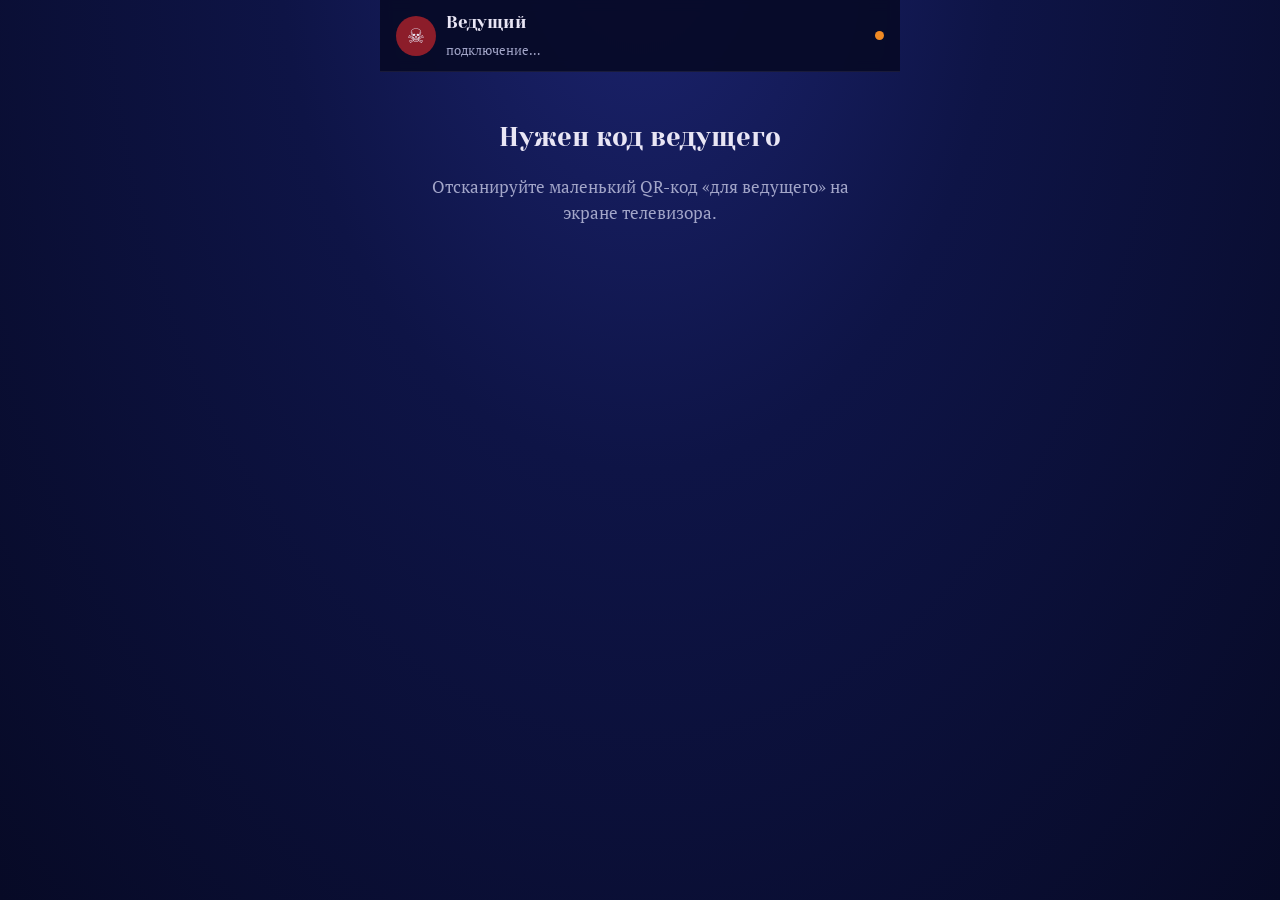
<file: ognebord/gm.html>
<!doctype html>
<html lang="ru">
<head>
<meta charset="utf-8">
<meta name="robots" content="noindex">
<meta name="viewport" content="width=device-width, initial-scale=1, viewport-fit=cover">
<meta name="theme-color" content="#070a26">
<title>Призрак Огнеборода — ведущий</title>
<link rel="icon" href="icons/favicon-64.png" type="image/png">
<link rel="stylesheet" href="css/style.css">
<link rel="stylesheet" href="css/player.css">
</head>
<body class="player gmmode">
<div class="app">
  <header class="bar" id="bar" hidden></header>
  <main id="main"></main>
</div>
<div class="remote-bar" id="remote" hidden></div>
<nav class="tabs" id="tabs" role="tablist" hidden></nav>
<div id="sheet" hidden></div>
<div class="toast" id="toast" hidden></div>
<script src="../config.js"></script>
<script src="vendor/mqtt.min.js"></script>
<script type="module" src="js/gm.js"></script>
<script type="module" src="js/pwa.js"></script>
</body>
</html>
</file>
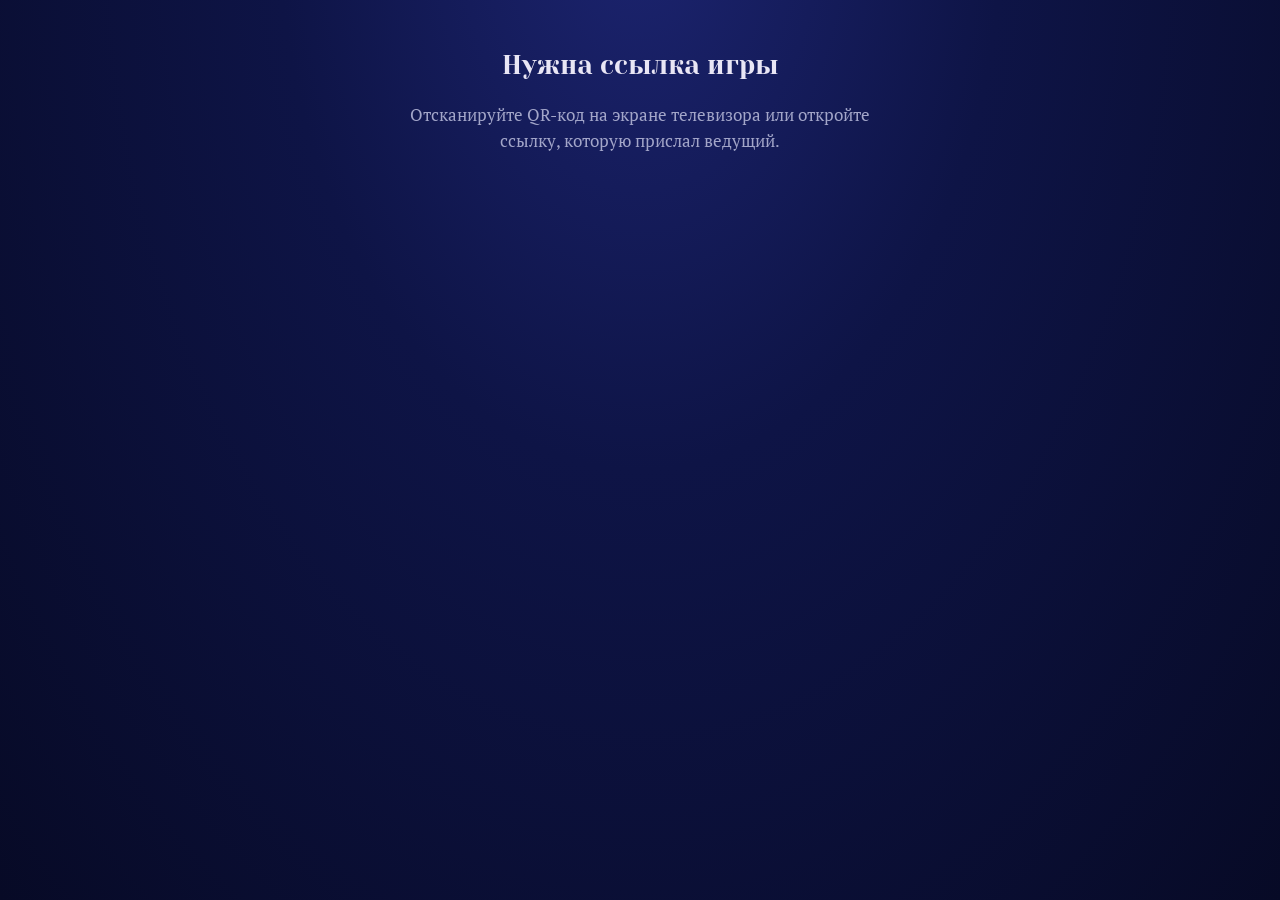
<file: ognebord/play.html>
<!doctype html>
<html lang="ru">
<head>
<meta charset="utf-8">
<meta name="robots" content="noindex">
<meta name="viewport" content="width=device-width, initial-scale=1, viewport-fit=cover">
<meta name="theme-color" content="#070a26">
<title>Призрак Огнеборода — игрок</title>
<link rel="icon" href="icons/favicon-64.png" type="image/png">
<link rel="stylesheet" href="css/style.css">
<link rel="stylesheet" href="css/player.css">
</head>
<body class="player">
<div class="app">
  <header class="bar" id="bar" hidden></header>
  <main id="main"></main>
</div>
<nav class="tabs" id="tabs" role="tablist" hidden></nav>
<div id="sheet" hidden></div>
<div class="cover" id="cover" data-act="uncover" hidden>
  <div class="moon"></div>
  <p>Экран скрыт от любопытных глаз.<br>Нажмите, чтобы вернуться.</p>
</div>
<div class="toast" id="toast" hidden></div>
<script src="../config.js"></script>
<script src="vendor/mqtt.min.js"></script>
<script type="module" src="js/player.js"></script>
<script type="module" src="js/pwa.js"></script>
</body>
</html>
</file>
<file: css/site.css>
/* Улика — каталог детективных игр */
@font-face { font-family: 'Golos'; font-weight: 400; font-display: swap; src: url('../fonts/golos-text-cyrillic-400-normal.woff2') format('woff2'); unicode-range: U+0400-045F, U+2116; }
@font-face { font-family: 'Golos'; font-weight: 400; font-display: swap; src: url('../fonts/golos-text-latin-400-normal.woff2') format('woff2'); unicode-range: U+0000-00FF, U+2000-206F; }
@font-face { font-family: 'Golos'; font-weight: 600; font-display: swap; src: url('../fonts/golos-text-cyrillic-600-normal.woff2') format('woff2'); unicode-range: U+0400-045F, U+2116; }
@font-face { font-family: 'Golos'; font-weight: 600; font-display: swap; src: url('../fonts/golos-text-latin-600-normal.woff2') format('woff2'); unicode-range: U+0000-00FF, U+2000-206F; }
@font-face { font-family: 'Golos'; font-weight: 700; font-display: swap; src: url('../fonts/golos-text-cyrillic-700-normal.woff2') format('woff2'); unicode-range: U+0400-045F, U+2116; }
@font-face { font-family: 'Golos'; font-weight: 700; font-display: swap; src: url('../fonts/golos-text-latin-700-normal.woff2') format('woff2'); unicode-range: U+0000-00FF, U+2000-206F; }
@font-face { font-family: 'Unbounded'; font-weight: 600; font-display: swap; src: url('../fonts/unbounded-cyrillic-600-normal.woff2') format('woff2'); unicode-range: U+0400-045F; }
@font-face { font-family: 'Unbounded'; font-weight: 600; font-display: swap; src: url('../fonts/unbounded-latin-600-normal.woff2') format('woff2'); unicode-range: U+0000-00FF, U+2000-206F; }
@font-face { font-family: 'Unbounded'; font-weight: 800; font-display: swap; src: url('../fonts/unbounded-cyrillic-800-normal.woff2') format('woff2'); unicode-range: U+0400-045F; }
@font-face { font-family: 'Unbounded'; font-weight: 800; font-display: swap; src: url('../fonts/unbounded-latin-800-normal.woff2') format('woff2'); unicode-range: U+0000-00FF, U+2000-206F; }
@font-face { font-family: 'Yeseva One'; font-display: swap; src: url('../fonts/yeseva-one-cyrillic-400-normal.woff2') format('woff2'); unicode-range: U+0400-045F; }

:root {
  --bg: #10131a;
  --surface: #171b24;
  --surface-2: #1e2330;
  --line: #2a3040;
  --text: #e9ebf1;
  --muted: #98a1b3;
  --tape: #f2d40c;
  --tape-ink: #15130a;
  --red: #e5484d;
  --green: #4cc38a;
  --radius: 10px;
  --gutter: 16px;
  --rail: 0px;
  color-scheme: dark;
}
* { box-sizing: border-box; }
html { font-size: 16px; }
html.tv { font-size: 22px; }
@media (min-width: 1800px) and (min-height: 950px) { html { font-size: 18px; } }
body { margin: 0; background: var(--bg); color: var(--text); font: 400 1rem/1.55 'Golos', system-ui, sans-serif; -webkit-font-smoothing: antialiased; }
body.has-bottom-ad { padding-bottom: 110px; }
img { display: block; max-width: 100%; }
a { color: inherit; }
button, input, textarea { font: inherit; color: inherit; }
[hidden] { display: none !important; }
.sr { position: absolute; width: 1px; height: 1px; overflow: hidden; clip: rect(0 0 0 0); }
.skip { position: absolute; left: -999px; top: 8px; background: var(--tape); color: var(--tape-ink); padding: 8px 14px; border-radius: 6px; z-index: 100; }
.skip:focus { left: 8px; }
:focus-visible { outline: 3px solid var(--tape); outline-offset: 3px; border-radius: 6px; }
html.tv :focus-visible { outline-width: 5px; outline-offset: 5px; }

/* ---------- Шапка ---------- */
.top { display: flex; align-items: center; gap: 24px; padding: 12px clamp(var(--gutter), 3vw, 40px); background: var(--bg); position: sticky; top: 0; z-index: 30; }
.brand { display: flex; align-items: center; gap: 10px; text-decoration: none; flex: none; }
.brand-mark { width: 38px; height: 38px; border-radius: 8px; background: var(--tape); color: var(--tape-ink); font: 800 22px/38px 'Unbounded'; text-align: center; transform: rotate(-6deg); }
.brand-name { font: 800 1.35rem/1 'Unbounded', sans-serif; letter-spacing: -.02em; }
.brand-sub { color: var(--muted); font-size: .8rem; max-width: 140px; line-height: 1.2; }
.search { flex: 1; max-width: 560px; display: flex; align-items: center; gap: 8px; background: var(--surface-2); border: 1px solid var(--line); border-radius: 999px; padding: 0 16px; }
.search svg { width: 20px; height: 20px; fill: var(--muted); flex: none; }
.search input { flex: 1; background: none; border: 0; padding: 11px 0; outline: none; min-width: 0; }
.search:focus-within { border-color: var(--tape); }
.topnav { display: flex; gap: 6px; margin-left: auto; }
.topnav a { text-decoration: none; padding: 8px 12px; border-radius: 8px; color: var(--muted); font-weight: 600; }
.topnav a:hover, .topnav a[aria-current] { color: var(--text); background: var(--surface-2); }
.tvbtn { background: var(--surface-2); border: 1px solid var(--line); border-radius: 8px; padding: 7px 12px; cursor: pointer; color: var(--muted); font-weight: 600; }
.tvbtn[aria-pressed="true"] { color: var(--tape-ink); background: var(--tape); border-color: var(--tape); }

/* Лента «место преступления» — фирменный знак */
.tape { overflow: hidden; background: repeating-linear-gradient(-45deg, var(--tape) 0 22px, var(--tape-ink) 22px 30px); padding: 4px 0; }
.tape span { display: block; white-space: nowrap; background: var(--tape); margin: 0 -10px; color: var(--tape-ink); font: 800 .72rem/1.9 'Unbounded'; letter-spacing: .14em; text-transform: uppercase; padding-left: 20px; }

/* ---------- Реклама ---------- */
.ad { display: flex; justify-content: center; align-items: center; }
.ad-top { margin: 14px auto 0; width: min(728px, calc(100% - 2 * var(--gutter))); min-height: 90px; }
.ad-ph { width: 100%; height: 100%; min-height: inherit; border: 1.5px dashed #3a4256; border-radius: 8px; display: flex; flex-direction: column; align-items: center; justify-content: center; gap: 2px; color: #6c7589; font-size: .8rem; text-align: center; padding: 8px; }
.ad-ph b { font-weight: 600; color: #8891a5; }
.ad-left { position: sticky; top: 90px; width: 160px; min-height: 600px; }
.ad-bottom { position: fixed; left: 0; right: 0; bottom: 0; z-index: 40; background: rgba(16, 19, 26, .96); border-top: 1px solid var(--line); padding: 8px var(--gutter); display: flex; justify-content: center; }
.ad-bottom .ad { width: min(728px, 100%); min-height: 90px; }
.ad-x { position: absolute; right: 8px; top: -30px; width: 28px; height: 28px; border-radius: 50%; border: 1px solid var(--line); background: var(--surface); color: var(--muted); cursor: pointer; font-size: 13px; }

/* ---------- Раскладка ---------- */
.shell { display: grid; grid-template-columns: 1fr; gap: 28px; padding: 20px clamp(var(--gutter), 3vw, 40px) 40px; max-width: 1640px; margin: 0 auto; }
.rail { display: none; }
main { min-width: 0; }
@media (min-width: 1200px) {
  .shell { grid-template-columns: 300px minmax(0, 1fr); }
  .rail { display: block; }
  .ad-left { width: 300px; }
}

/* ---------- Кнопки, бейджи ---------- */
.btn { display: inline-flex; align-items: center; justify-content: center; gap: 8px; border: 0; border-radius: 999px; padding: .75em 1.4em; font-weight: 700; cursor: pointer; text-decoration: none; background: var(--tape); color: var(--tape-ink); }
.btn svg { width: 1.15em; height: 1.15em; fill: currentColor; }
.btn:hover { filter: brightness(1.07); }
.btn.ghost { background: var(--surface-2); color: var(--text); border: 1px solid var(--line); }
.btn.big { font-size: 1.1rem; padding: .85em 1.7em; }
.age { display: inline-grid; place-items: center; min-width: 2.4em; height: 1.75em; padding: 0 .4em; border: 1.5px solid currentColor; border-radius: 6px; font: 700 .8rem/1 'Golos'; }
.chip { display: inline-flex; align-items: center; padding: .45em 1em; border-radius: 999px; border: 1px solid var(--line); background: var(--surface); color: var(--muted); font-weight: 600; font-size: .9rem; cursor: pointer; white-space: nowrap; text-decoration: none; }
.chip[aria-pressed="true"] { background: var(--text); color: var(--bg); border-color: var(--text); }
.meta { display: flex; flex-wrap: wrap; gap: 6px 16px; color: var(--muted); font-size: .9rem; }
.meta span { display: inline-flex; align-items: center; gap: 6px; }
.meta svg { width: 1.05em; height: 1.05em; fill: currentColor; }
.rating { display: inline-flex; align-items: center; gap: 6px; font-weight: 700; color: var(--text); }
.stars-ro { display: inline-flex; gap: 1px; }
.stars-ro i svg { width: 1em; height: 1em; fill: #3a4256; display: block; }
.stars-ro i.on svg { fill: var(--tape); }
.stars-ro i.half svg { fill: url(#half); }
.stars-ro.lg i svg { width: 1.4em; height: 1.4em; }

/* ---------- Главная: витрина ---------- */
.feature { position: relative; display: grid; grid-template-columns: 1fr; border-radius: 14px; overflow: hidden; background: var(--surface); border: 1px solid var(--line); }
.feature-media { position: relative; aspect-ratio: 16 / 9; background: #000 center / cover; }
.feature-media video { position: absolute; inset: 0; width: 100%; height: 100%; object-fit: cover; }
.feature-media .snd { position: absolute; right: 12px; bottom: 12px; width: 42px; height: 42px; border-radius: 50%; border: 0; background: rgba(0, 0, 0, .65); color: #fff; cursor: pointer; font-size: 18px; }
.feature-media .label { position: absolute; right: 14px; top: 14px; background: var(--tape); color: var(--tape-ink); font: 800 .7rem/1 'Unbounded'; padding: 7px 10px; border-radius: 4px; letter-spacing: .08em; text-transform: uppercase; }
.feature-body { padding: 20px 22px 24px; display: flex; flex-direction: column; gap: 12px; }
.feature-body h1 { font: 800 clamp(1.5rem, 2.6vw, 2.4rem)/1.1 'Unbounded'; margin: 0; letter-spacing: -.02em; }
.feature-body .teaser { margin: 0; color: #c9cedb; max-width: 62ch; }
.feature-body .row { display: flex; flex-wrap: wrap; gap: 10px; margin-top: 4px; }
@media (min-width: 900px) {
  .feature { grid-template-columns: minmax(0, 1.9fr) minmax(300px, 1fr); }
  .feature-media { aspect-ratio: 16 / 9; height: 100%; }
  .feature-body { padding: 24px 28px; justify-content: center; gap: 10px; align-self: stretch; background: var(--surface); }
  .feature-body h1 { font-size: clamp(1.4rem, 2vw, 2.2rem); }
  .feature-body .teaser { display: -webkit-box; -webkit-line-clamp: 4; -webkit-box-orient: vertical; overflow: hidden; font-size: .95rem; }
  .feature-body .btn.big { font-size: 1rem; padding: .7em 1.2em; }
}

h2.sec { font: 800 1.3rem/1.2 'Unbounded'; margin: 40px 0 16px; letter-spacing: -.01em; display: flex; align-items: baseline; gap: 12px; }
h2.sec small { font: 400 .9rem 'Golos'; color: var(--muted); }

.filters { display: flex; gap: 8px; overflow-x: auto; padding: 4px 2px 10px; scrollbar-width: none; }
.filters::-webkit-scrollbar { display: none; }

.collections { display: grid; grid-template-columns: repeat(auto-fit, minmax(240px, 1fr)); gap: 14px; }
.coll { position: relative; text-align: left; border: 1px solid var(--line); border-radius: var(--radius); padding: 18px 18px 20px; background: var(--surface); cursor: pointer; overflow: hidden; }
.coll::before { content: ''; position: absolute; left: 0; top: 0; bottom: 0; width: 5px; background: repeating-linear-gradient(-45deg, var(--tape) 0 8px, var(--tape-ink) 8px 12px); }
.coll b { display: block; font: 600 1.05rem/1.25 'Unbounded'; margin-bottom: 6px; }
.coll span { color: var(--muted); font-size: .9rem; }
.coll:hover, .coll[aria-pressed="true"] { border-color: var(--tape); }

.grid { display: grid; grid-template-columns: repeat(auto-fill, minmax(min(210px, 46%), 1fr)); gap: 22px 18px; }
.card { text-decoration: none; display: flex; flex-direction: column; gap: 8px; border-radius: var(--radius); }
.card .poster { position: relative; aspect-ratio: 2 / 3; border-radius: var(--radius); overflow: hidden; background: var(--surface-2); box-shadow: 0 10px 24px rgba(0, 0, 0, .35); transition: transform .2s; }
.card .poster img { width: 100%; height: 100%; object-fit: cover; }
.card:hover .poster, .card:focus-visible .poster { transform: translateY(-4px); }
.card .poster .age { position: absolute; top: 8px; right: 8px; background: rgba(16, 19, 26, .85); color: #fff; border-color: rgba(255, 255, 255, .6); }
.card .poster .score { position: absolute; left: 8px; top: 8px; background: var(--tape); color: var(--tape-ink); font: 800 .85rem/1 'Unbounded'; padding: 6px 8px; border-radius: 6px; }
.card .poster .score.none { background: rgba(16, 19, 26, .85); color: var(--muted); font: 600 .72rem/1 'Golos'; }
.card h3 { font: 600 1rem/1.25 'Golos'; margin: 2px 0 0; }
.card .meta { font-size: .8rem; gap: 4px 12px; }
.soon { aspect-ratio: 2 / 3; border-radius: var(--radius); border: 1.5px dashed var(--line); display: flex; flex-direction: column; justify-content: center; align-items: center; text-align: center; padding: 20px; color: var(--muted); gap: 6px; }
.soon b { font: 600 1rem 'Unbounded'; color: var(--text); }
.empty { padding: 40px 20px; text-align: center; color: var(--muted); border: 1px dashed var(--line); border-radius: var(--radius); }

/* ---------- Карточка игры ---------- */
.crumbs { color: var(--muted); font-size: .85rem; margin-bottom: 12px; }
.crumbs a { color: var(--muted); }
.gtitle { font: 800 clamp(1.7rem, 3.4vw, 3rem)/1.05 'Unbounded'; margin: 0 0 6px; letter-spacing: -.02em; }
.gtag { color: var(--muted); margin: 0 0 18px; font-size: 1.05rem; }
.ghead { display: grid; gap: 22px; grid-template-columns: 1fr; }
@media (min-width: 1000px) { .ghead { grid-template-columns: minmax(0, 1fr) 340px; } }

.viewer { background: #000; border-radius: var(--radius); overflow: hidden; aspect-ratio: 16 / 9; position: relative; }
.viewer img, .viewer video { width: 100%; height: 100%; object-fit: contain; background: #000; }
.viewer .vbg { position: absolute; inset: 0; background: center / cover; filter: blur(30px) brightness(.45); transform: scale(1.2); }
.viewer video, .viewer img.main { position: relative; }
.viewer .cap { position: absolute; left: 0; right: 0; bottom: 0; padding: 20px 14px 10px; background: linear-gradient(transparent, rgba(0, 0, 0, .75)); font-size: .85rem; color: #dfe3ec; }
.thumbs { display: flex; gap: 8px; overflow-x: auto; padding: 10px 2px 6px; scrollbar-width: thin; }
.thumb { flex: none; width: 128px; aspect-ratio: 16 / 9; border-radius: 6px; overflow: hidden; border: 2px solid transparent; padding: 0; background: #000 center / cover; cursor: pointer; position: relative; opacity: .7; }
.thumb[aria-current="true"] { border-color: var(--tape); opacity: 1; }
.thumb.video::after { content: ''; position: absolute; inset: 0; background: rgba(0, 0, 0, .35) url("data:image/svg+xml,%3Csvg xmlns='http://www.w3.org/2000/svg' viewBox='0 0 24 24'%3E%3Cpath fill='white' d='M8 5v14l11-7z'/%3E%3C/svg%3E") center / 30px no-repeat; }
.thumb:hover { opacity: 1; }

.side { display: flex; flex-direction: column; gap: 14px; }
.side .capsule { border-radius: var(--radius); overflow: hidden; aspect-ratio: 16 / 9; }
.side .capsule img { width: 100%; height: 100%; object-fit: cover; }
.side .teaser { margin: 0; color: #c9cedb; font-size: .95rem; }
.facts { display: grid; grid-template-columns: auto 1fr; gap: 8px 14px; margin: 0; font-size: .9rem; }
.facts dt { color: var(--muted); }
.facts dd { margin: 0; font-weight: 600; }
.statrow { display: flex; flex-wrap: wrap; gap: 8px; }
.stat { flex: 1 1 90px; background: var(--surface); border: 1px solid var(--line); border-radius: 8px; padding: 10px 12px; }
.stat b { display: block; font: 800 1.2rem/1.1 'Unbounded'; }
.stat span { color: var(--muted); font-size: .78rem; }
.actions { display: flex; flex-wrap: wrap; gap: 10px; }
.actions .btn { flex: 1 1 140px; }

.tabs { display: flex; gap: 4px; border-bottom: 1px solid var(--line); margin: 34px 0 22px; overflow-x: auto; scrollbar-width: none; position: sticky; top: 62px; background: var(--bg); z-index: 5; }
.tabs a { text-decoration: none; padding: 12px 16px; font-weight: 600; color: var(--muted); border-bottom: 3px solid transparent; white-space: nowrap; }
.tabs a[aria-current] { color: var(--text); border-color: var(--tape); }
.body2 { display: grid; gap: 30px; grid-template-columns: 1fr; }
@media (min-width: 1000px) { .body2 { grid-template-columns: minmax(0, 1fr) 340px; } }
section.block { scroll-margin-top: 130px; margin-bottom: 42px; }
section.block h2 { font: 800 1.25rem/1.2 'Unbounded'; margin: 0 0 14px; }
.prose p { margin: 0 0 14px; max-width: 70ch; color: #d4d8e2; }
.nospoil { display: inline-flex; gap: 8px; align-items: center; background: rgba(76, 195, 138, .12); color: #8de0b5; border: 1px solid rgba(76, 195, 138, .35); border-radius: 999px; padding: 4px 12px; font-size: .8rem; font-weight: 600; margin-bottom: 14px; }
.rules { display: grid; gap: 12px; grid-template-columns: repeat(auto-fit, minmax(260px, 1fr)); }
.rule { background: var(--surface); border: 1px solid var(--line); border-radius: var(--radius); padding: 16px 18px; }
.rule h3 { margin: 0 0 6px; font: 600 1rem 'Unbounded'; }
.rule p { margin: 0; color: #c9cedb; font-size: .93rem; }

.ratebox { background: var(--surface); border: 1px solid var(--line); border-radius: var(--radius); padding: 18px; }
.ratebox .big { display: flex; align-items: center; gap: 14px; margin-bottom: 12px; }
.ratebox .big b { font: 800 2.6rem/1 'Unbounded'; }
.ratebox .big small { color: var(--muted); display: block; }
.stars { display: inline-flex; gap: 4px; }
.stars button { background: none; border: 0; padding: 4px; cursor: pointer; border-radius: 6px; }
.stars svg { width: 34px; height: 34px; fill: #3a4256; transition: fill .1s, transform .1s; display: block; }
.stars button.on svg { fill: var(--tape); }
.stars button:hover svg { transform: scale(1.12); }
html.tv .stars svg { width: 48px; height: 48px; }
.ratemsg { color: var(--muted); font-size: .85rem; margin-top: 6px; min-height: 1.3em; }

.cform { display: grid; gap: 10px; margin-bottom: 22px; }
.cform input, .cform textarea { background: var(--surface); border: 1px solid var(--line); border-radius: 8px; padding: 12px 14px; width: 100%; }
.cform textarea { min-height: 96px; resize: vertical; }
.cform input:focus, .cform textarea:focus { outline: none; border-color: var(--tape); }
.cform .row { display: flex; align-items: center; gap: 12px; flex-wrap: wrap; }
.cform .err { color: #ff8e8e; font-size: .85rem; }
.clist { list-style: none; margin: 0; padding: 0; display: grid; gap: 12px; }
.clist li { background: var(--surface); border: 1px solid var(--line); border-radius: var(--radius); padding: 14px 16px; }
.clist .who { display: flex; gap: 10px; align-items: baseline; margin-bottom: 4px; }
.clist .who b { font-weight: 700; }
.clist .who time { color: var(--muted); font-size: .8rem; }
.clist p { margin: 0; white-space: pre-wrap; overflow-wrap: anywhere; color: #d4d8e2; }

/* ---------- Поделиться ---------- */
.sheet-back { position: fixed; inset: 0; z-index: 60; background: rgba(5, 7, 12, .7); display: flex; align-items: flex-end; justify-content: center; }
.sheet { width: min(480px, 100%); background: var(--surface); border: 1px solid var(--line); border-radius: 16px 16px 0 0; padding: 22px var(--gutter) calc(22px + env(safe-area-inset-bottom)); display: grid; gap: 14px; }
@media (min-width: 600px) { .sheet-back { align-items: center; } .sheet { border-radius: 16px; } }
.sheet h3 { margin: 0; font: 600 1.1rem 'Unbounded'; }
.share-links { display: grid; grid-template-columns: 1fr 1fr; gap: 8px; }
.share-links a, .share-links button { text-align: center; text-decoration: none; padding: 12px; border-radius: 10px; background: var(--surface-2); border: 1px solid var(--line); font-weight: 600; cursor: pointer; }
.share-url { width: 100%; background: var(--bg); border: 1px solid var(--line); border-radius: 8px; padding: 10px; color: var(--muted); font-size: .85rem; }

.foot { max-width: 1640px; margin: 0 auto; padding: 24px clamp(var(--gutter), 3vw, 40px) 30px; color: var(--muted); font-size: .85rem; border-top: 1px solid var(--line); }
.foot .demo { color: #c7a85a; }

/* ---------- Телефон ---------- */
@media (max-width: 720px) {
  .top { flex-wrap: wrap; gap: 10px 14px; }
  .brand-sub { display: none; }
  .search { order: 3; flex-basis: 100%; max-width: none; }
  .topnav a { padding: 6px 8px; font-size: .9rem; }
  .ad-top { min-height: 100px; width: min(320px, calc(100% - 2 * var(--gutter))); }
  .ad-bottom .ad { min-height: 50px; width: 320px; }
  body.has-bottom-ad { padding-bottom: 76px; }
  .tabs { top: 104px; }
  .thumb { width: 104px; }
  .stars svg { width: 40px; height: 40px; }
}

@media (prefers-reduced-motion: reduce) { * { transition: none !important; scroll-behavior: auto !important; } }
.ghead > *, .body2 > * { min-width: 0; }
@media (max-width: 720px) {
  .top { position: static; }
  .tvbtn { display: none; }
  .topnav { margin-left: auto; }
  .tabs { top: 0; }
  .side .capsule { display: none; }
  .viewer .cap { font-size: .75rem; padding: 14px 10px 6px; }
  .feature-body h1 { font-size: 1.6rem; }
  .feature-body .row .btn { flex: 1 1 auto; font-size: 1rem; padding: .7em 1em; }
}
@media (min-width: 1200px) { body.no-rail .shell { grid-template-columns: minmax(0, 1fr); } }
.hint-small { margin: -4px 0 0; color: var(--muted); font-size: .8rem; }
.toast { position: fixed; left: 50%; bottom: 130px; transform: translateX(-50%); z-index: 70; background: var(--text); color: var(--bg); padding: 12px 18px; border-radius: 10px; font-weight: 600; max-width: calc(100% - 32px); box-shadow: 0 10px 30px rgba(0,0,0,.5); }
/* Крупный режим для телевизора: установка не нужна */
html.tv [data-install], html.tv [data-install-hint] { display: none; }

/* ---------- Как играть ---------- */
.topnav a.nav-how { color: var(--tape-ink); background: var(--tape); }
.topnav a.nav-how:hover { color: var(--tape-ink); background: var(--tape); filter: brightness(1.08); }
.how { scroll-margin-top: 90px; }
.how-grid { display: grid; gap: 24px; grid-template-columns: 1fr; align-items: center; }
@media (min-width: 1000px) { .how-grid { grid-template-columns: minmax(0, 1.6fr) minmax(300px, 1fr); } }
.how-video { border-radius: 14px; overflow: hidden; background: #000; border: 1px solid var(--line); }
.how-video video { display: block; width: 100%; aspect-ratio: 16 / 9; background: #000; }
.how-video video.vert { aspect-ratio: 9 / 16; max-height: 78vh; width: auto; margin: 0 auto; }
.how-steps { margin: 0 0 20px; padding-left: 1.4em; display: grid; gap: 12px; color: #d4d8e2; }
.how-steps b { color: var(--text); }
.how-details { margin-top: 26px; scroll-margin-top: 90px; }
.how-details .rules { margin-bottom: 18px; }
</file>
<file: ognebord/css/style.css>
/* Призрак Огнеборода — общие стили ТВ и телефона */
@font-face { font-family: 'Yeseva One'; font-style: normal; font-weight: 400; font-display: swap; src: url('../fonts/yeseva-one-cyrillic-400-normal.woff2') format('woff2'); unicode-range: U+0301, U+0400-045F, U+0490-0491, U+04B0-04B1, U+2116; }
@font-face { font-family: 'Yeseva One'; font-style: normal; font-weight: 400; font-display: swap; src: url('../fonts/yeseva-one-latin-400-normal.woff2') format('woff2'); unicode-range: U+0000-00FF, U+0131, U+0152-0153, U+02BB-02BC, U+02C6, U+02DA, U+02DC, U+2000-206F, U+2074, U+20AC, U+2122, U+2191, U+2193, U+2212, U+2215, U+FEFF, U+FFFD; }
@font-face { font-family: 'PT Serif'; font-style: normal; font-weight: 400; font-display: swap; src: url('../fonts/pt-serif-cyrillic-400-normal.woff2') format('woff2'); unicode-range: U+0301, U+0400-045F, U+0490-0491, U+04B0-04B1, U+2116; }
@font-face { font-family: 'PT Serif'; font-style: normal; font-weight: 400; font-display: swap; src: url('../fonts/pt-serif-latin-400-normal.woff2') format('woff2'); unicode-range: U+0000-00FF, U+0131, U+0152-0153, U+02BB-02BC, U+02C6, U+02DA, U+02DC, U+2000-206F, U+2074, U+20AC, U+2122, U+2191, U+2193, U+2212, U+2215, U+FEFF, U+FFFD; }
@font-face { font-family: 'PT Serif'; font-style: normal; font-weight: 700; font-display: swap; src: url('../fonts/pt-serif-cyrillic-700-normal.woff2') format('woff2'); unicode-range: U+0301, U+0400-045F, U+0490-0491, U+04B0-04B1, U+2116; }
@font-face { font-family: 'PT Serif'; font-style: normal; font-weight: 700; font-display: swap; src: url('../fonts/pt-serif-latin-700-normal.woff2') format('woff2'); unicode-range: U+0000-00FF, U+0131, U+0152-0153, U+02BB-02BC, U+02C6, U+02DA, U+02DC, U+2000-206F, U+2074, U+20AC, U+2122, U+2191, U+2193, U+2212, U+2215, U+FEFF, U+FFFD; }
@font-face { font-family: 'PT Serif'; font-style: italic; font-weight: 400; font-display: swap; src: url('../fonts/pt-serif-cyrillic-400-italic.woff2') format('woff2'); unicode-range: U+0301, U+0400-045F, U+0490-0491, U+04B0-04B1, U+2116; }
@font-face { font-family: 'PT Serif'; font-style: italic; font-weight: 400; font-display: swap; src: url('../fonts/pt-serif-latin-400-italic.woff2') format('woff2'); unicode-range: U+0000-00FF, U+0131, U+0152-0153, U+02BB-02BC, U+02C6, U+02DA, U+02DC, U+2000-206F, U+2074, U+20AC, U+2122, U+2191, U+2193, U+2212, U+2215, U+FEFF, U+FFFD; }
@font-face { font-family: 'Caveat'; font-style: normal; font-weight: 700; font-display: swap; src: url('../fonts/caveat-cyrillic-700-normal.woff2') format('woff2'); unicode-range: U+0301, U+0400-045F, U+0490-0491, U+04B0-04B1, U+2116; }
@font-face { font-family: 'Caveat'; font-style: normal; font-weight: 700; font-display: swap; src: url('../fonts/caveat-latin-700-normal.woff2') format('woff2'); unicode-range: U+0000-00FF, U+0131, U+0152-0153, U+02BB-02BC, U+02C6, U+02DA, U+02DC, U+2000-206F, U+2074, U+20AC, U+2122, U+2191, U+2193, U+2212, U+2215, U+FEFF, U+FFFD; }

:root {
  --night: #0e1446;
  --deep: #070a26;
  --ghost: #7cf58a;
  --ghost-dim: #3e9c5a;
  --pumpkin: #f08a24;
  --parch: #e8d5a6;
  --parch-dark: #cfb57c;
  --ink: #2b1b0e;
  --coat: #8c1d2a;
  --text: #e9e6f5;
  --muted: #a3a6c9;
  --display: 'Yeseva One', 'PT Serif', Georgia, serif;
  --serif: 'PT Serif', Georgia, serif;
  --hand: 'Caveat', 'Segoe Print', cursive;
}

* { box-sizing: border-box; }
html, body { margin: 0; height: 100%; }
body {
  background: var(--deep);
  color: var(--text);
  font-family: var(--serif);
  -webkit-font-smoothing: antialiased;
  -webkit-tap-highlight-color: transparent;
}
button { font: inherit; color: inherit; }
img { display: block; max-width: 100%; }
[hidden] { display: none !important; }

:focus-visible { outline: 3px solid var(--ghost); outline-offset: 3px; }

.btn {
  appearance: none;
  border: 2px solid var(--pumpkin);
  background: var(--pumpkin);
  color: #1b0d02;
  font-family: var(--serif);
  font-weight: 700;
  border-radius: 999px;
  padding: .7em 1.5em;
  cursor: pointer;
  transition: transform .12s, filter .12s;
}
.btn:hover { filter: brightness(1.08); }
.btn:active { transform: scale(.97); }
.btn:disabled { opacity: .4; cursor: default; filter: none; transform: none; }
.btn.ghost { background: transparent; color: var(--text); border-color: rgba(233, 230, 245, .35); }
.btn.green { background: var(--ghost); border-color: var(--ghost); color: #06240e; }
.btn.red { background: var(--coat); border-color: var(--coat); color: #fff; }

/* Пергамент */
.parch {
  background:
    radial-gradient(ellipse at 20% 10%, rgba(255, 255, 255, .35), transparent 60%),
    radial-gradient(ellipse at 80% 90%, rgba(120, 80, 30, .25), transparent 60%),
    var(--parch);
  color: var(--ink);
  border-radius: 6px;
  box-shadow: 0 0 0 1px rgba(60, 35, 10, .35) inset, 0 18px 50px rgba(0, 0, 0, .55);
}

.note-wrap { position: relative; }
.note-text {
  position: absolute;
  inset: 22% 22% 22% 22%;
  display: flex; align-items: center; justify-content: center;
  text-align: center;
  font-family: var(--hand);
  font-weight: 700;
  color: #3a2410;
  white-space: pre-line;
  line-height: 1.05;
  transform: rotate(-4deg);
}

@media (prefers-reduced-motion: reduce) {
  *, *::before, *::after { animation: none !important; transition: none !important; }
}
</file>
<file: ognebord/css/host.css>
/* Экран ТВ: сцена слева, судовой журнал с текстом справа. Размеры в vh. */
body.host { overflow: hidden; font-size: 2.4vh; }
.stage { position: fixed; inset: 0; overflow: hidden; background: var(--deep); }

/* Фон: размытая копия сцены на весь экран */
#blur, #scene { position: absolute; }
#blur { inset: 0; }
.blurbg {
  position: absolute; inset: -6vh; background-size: cover; background-position: center;
  filter: blur(28px) brightness(.4) saturate(1.2); opacity: 0; transition: opacity 1.2s;
}
.blurbg.on { opacity: 1; }

/* Сцена целиком, без обрезки, в левой части */
#scene { left: 0; top: 0; bottom: 0; right: 36vw; }
.sceneimg {
  position: absolute; inset: 0; background-size: contain; background-repeat: no-repeat; background-position: center;
  opacity: 0; transition: opacity 1.2s, filter .8s;
  filter: drop-shadow(0 2vh 4vh rgba(0, 0, 0, .7));
}
.sceneimg.on { opacity: 1; }
.sceneimg.dim { filter: brightness(.38) saturate(.8); }

#screen { position: absolute; inset: 0; }

/* Левая часть поверх сцены */
.left {
  position: absolute; left: 0; top: 0; bottom: 0; right: 36vw;
  padding: 8vh 4vh 11vh;
  display: flex; flex-direction: column; align-items: center; justify-content: center;
}

/* Правая панель — судовой журнал */
.panel {
  position: absolute; right: 0; top: 0; bottom: 0; width: 36vw;
  padding: 6vh 4.2vh 11vh;
  display: flex; flex-direction: column; gap: 1.6vh;
  overflow-y: auto;
  color: var(--ink);
  background:
    linear-gradient(90deg, rgba(60, 35, 10, .35), transparent 2.2vh),
    radial-gradient(ellipse at 30% 10%, rgba(255, 255, 255, .35), transparent 60%),
    radial-gradient(ellipse at 70% 95%, rgba(120, 80, 30, .3), transparent 60%),
    var(--parch);
  box-shadow: -2vh 0 5vh rgba(0, 0, 0, .55);
}
.panel .kicker { font-size: 2.2vh; color: var(--coat); font-weight: 700; }
.panel h1 { font-family: var(--display); font-weight: 400; font-size: 5.4vh; line-height: 1.05; margin: 0; }
.panel h1.big { font-size: 6vh; }
.panel .body { font-size: 2.75vh; line-height: 1.5; }
.panel .body p { margin: 0; }
.panel .body.big p { font-family: var(--display); font-size: 4.2vh; line-height: 1.25; }
.panel ul { margin: 0; padding-left: 2.6vh; }
.panel li { margin: 0 0 .9vh; font-size: .93em; line-height: 1.4; }
.panel .hint { margin: 0; font-size: 2.2vh; color: #6b4d2a; font-style: italic; }
.panel .btn { align-self: flex-start; font-size: 2.6vh; }

/* Верхняя строка */
.topbar {
  position: absolute; top: 2vh; left: 3vh; right: calc(36vw + 3vh);
  display: flex; align-items: center; gap: 2.6vh; z-index: 5;
  font-size: 1.9vh; color: var(--muted);
}
.net { display: inline-flex; align-items: center; gap: .6vh; }
.net i { width: 1.2vh; height: 1.2vh; border-radius: 50%; background: var(--pumpkin); display: inline-block; }
.net.online i { background: var(--ghost); box-shadow: 0 0 1vh var(--ghost); }

/* Таймер-часы в панели */
.clock {
  margin-top: auto; align-self: flex-end;
  width: 14vh; height: 14vh; border-radius: 50%; flex: none;
  border: .6vh solid #b38b3e;
  background: radial-gradient(circle at 35% 30%, #fbf2d8, #d8c59a);
  color: var(--ink);
  display: flex; flex-direction: column; align-items: center; justify-content: center;
  box-shadow: 0 0 0 .4vh #5b4318, 0 1vh 2.5vh rgba(0, 0, 0, .35);
}
.clock .t { font-family: var(--display); font-size: 4.2vh; line-height: 1; font-variant-numeric: tabular-nums; }
.clock .l { font-size: 1.5vh; margin-top: .4vh; }
.clock.paused .t { opacity: .5; }
.clock.low { animation: pulse 1s infinite; }
@keyframes pulse { 50% { box-shadow: 0 0 0 .4vh #5b4318, 0 0 4vh var(--coat); } }

/* Титул */
.logo {
  font-family: var(--display); font-weight: 400;
  font-size: 12vh; line-height: .95; color: #f4ead0; margin: 0; align-self: flex-start; margin-left: 4vh;
  text-shadow: 0 0 3vh rgba(124, 245, 138, .55), 0 .6vh 0 #1c1440;
}
.logo small { display: block; font-size: 3.2vh; font-family: var(--serif); font-style: italic; color: var(--ghost); text-shadow: 0 .3vh 1vh #000; margin-top: 1.6vh; }

/* Лобби */
.lobby { display: flex; align-items: center; gap: 5vh; }
.ring {
  width: 54vh; height: 54vh; border-radius: 50%; flex: none;
  background: repeating-conic-gradient(#d23a2c 0 45deg, #f2ede0 45deg 90deg);
  display: flex; align-items: center; justify-content: center;
  box-shadow: 0 2vh 5vh rgba(0, 0, 0, .6);
}
.ring .qr { width: 33vh; height: 33vh; background: #fff; border-radius: 1.2vh; padding: 1.5vh; }
.ring .qr svg, .gmqr svg { width: 100%; height: 100%; display: block; }
.seats-wrap h2 { font-family: var(--display); font-weight: 400; font-size: 4vh; margin: 0 0 1.4vh; }
.seats { list-style: none; padding: 0; margin: 0; display: grid; gap: 1vh; min-width: 34vh; }
.seats li { display: flex; align-items: center; gap: 1.4vh; font-size: 3vh; padding: .6vh 2vh; border-radius: 3vh; background: rgba(7, 10, 38, .7); border: .2vh solid rgba(124, 245, 138, .45); }
.seats li.empty { color: var(--muted); font-style: italic; border-style: dashed; border-color: rgba(233, 230, 245, .25); font-size: 2.4vh; }
.seats .x { margin-left: auto; background: none; border: 0; color: var(--muted); cursor: pointer; font-size: 2.2vh; }
.dot { width: 1.4vh; height: 1.4vh; border-radius: 50%; background: var(--muted); flex: none; }
.dot.on { background: var(--ghost); box-shadow: 0 0 1vh var(--ghost); }
.gmbox { display: flex; gap: 2vh; align-items: center; font-size: 2vh; line-height: 1.35; background: rgba(43, 27, 14, .08); border-radius: 1.4vh; padding: 1.6vh; }
.gmqr { width: 15vh; height: 15vh; flex: none; background: #fff; padding: .8vh; border-radius: .8vh; }

/* Портрет крупно */
.hero { width: 100%; height: 100%; background-size: contain; background-repeat: no-repeat; background-position: center bottom; filter: drop-shadow(0 2vh 3vh rgba(0, 0, 0, .7)); }

/* Рассказчики — круглые аватарки */
.speakers { display: flex; gap: 2.4vh; justify-content: center; flex-wrap: wrap; }
.sp { width: 19vh; text-align: center; transition: transform .3s; }
.sp img { transition: filter .3s; }
.sp:not(.now):not(.done) img { filter: grayscale(.55) brightness(.6); }
.sp:not(.now):not(.done) .nm { color: var(--muted); }
.sp img { width: 17vh; height: 17vh; border-radius: 50%; margin: 0 auto; border: .5vh solid rgba(233, 230, 245, .3); box-shadow: 0 1vh 2.5vh rgba(0, 0, 0, .6); }
.sp .nm { font-family: var(--display); font-size: 2.6vh; margin-top: 1vh; }
.sp .rl { font-size: 1.8vh; color: var(--muted); line-height: 1.2; }
.sp.now { opacity: 1; transform: scale(1.12); }
.sp.now img { border-color: var(--ghost); box-shadow: 0 0 3vh rgba(124, 245, 138, .6); }
.sp.now .nm { color: var(--ghost); }
.sp.done img { filter: brightness(.85); }
.sp.done .nm::after { content: ' ✓'; color: var(--ghost); }

/* Улики на столе */
.board { position: absolute; left: 3vh; bottom: 10vh; display: flex; gap: 1.4vh; }
.board .ev { width: 11vh; text-align: center; font-size: 1.6vh; color: var(--parch); background: none; border: 0; cursor: pointer; }
.board .ev img { width: 10vh; height: 10vh; object-fit: contain; padding: 1vh; border-radius: 50%; border: .2vh solid rgba(232, 213, 166, .5); background: rgba(14, 20, 70, .85); margin: 0 auto .4vh; }

/* Зоны осмотра */
.zones { display: flex; gap: 2vh; justify-content: center; }
.zone { width: 18vh; text-align: center; }
.zone .im { height: 32vh; border-radius: 1.4vh; background-size: cover; background-position: center; border: .3vh solid rgba(124, 245, 138, .7); box-shadow: 0 0 2vh rgba(124, 245, 138, .3); }
.zone.locked .im { filter: grayscale(1) brightness(.35) blur(.3vh); border-color: rgba(233, 230, 245, .2); box-shadow: none; }
.zone .nm { font-family: var(--display); font-size: 2.4vh; margin-top: 1vh; }
.zone.locked .nm { color: var(--muted); }
.zone .st { font-size: 1.7vh; color: var(--muted); }

/* Голосование */
.barrels { display: flex; gap: 2vh; justify-content: center; flex-wrap: wrap; }
.barrel {
  width: 19vh; padding: 2vh 1vh; text-align: center; border-radius: 3vh / 4vh;
  background: repeating-linear-gradient(90deg, #5a3a1c 0 2.4vh, #4a2f16 2.4vh 2.6vh);
  border: .5vh solid #2f1d0c;
  box-shadow: inset 0 2vh 0 -1.4vh #8b8b8b, inset 0 -2vh 0 -1.4vh #8b8b8b, 0 1.5vh 3vh rgba(0, 0, 0, .6);
}
.barrel img { width: 10vh; height: 10vh; border-radius: 50%; margin: 0 auto 1vh; border: .3vh solid #2f1d0c; }
.barrel .nm { font-family: var(--display); font-size: 2.2vh; color: #f4ead0; line-height: 1.15; min-height: 5vh; }
.barrel .rl { font-size: 1.8vh; color: #d9c79d; }
.barrel .mark { font-size: 2.2vh; height: 4vh; color: var(--ghost); margin-top: .6vh; }
.barrel .cnt { font-family: var(--display); font-size: 6vh; color: #f4ead0; line-height: 1; margin-top: .6vh; }
.barrel.lead { box-shadow: inset 0 2vh 0 -1.4vh #8b8b8b, inset 0 -2vh 0 -1.4vh #8b8b8b, 0 0 4vh var(--coat); }

/* Итоги */
.scores { width: 100%; padding: 2vh 3vh; }
.scores table { width: 100%; border-collapse: collapse; font-size: 2.4vh; }
.scores td { padding: .9vh .8vh; border-bottom: .15vh solid rgba(43, 27, 14, .2); vertical-align: middle; }
.scores tr:last-child td { border-bottom: 0; }
.scores .av { width: 6vh; height: 6vh; border-radius: 50%; }
.scores .pl { font-family: var(--display); font-size: 2.8vh; }
.scores .rl { font-size: 1.7vh; color: #6b4d2a; }
.scores .lines { font-size: 1.7vh; color: #5a4020; }
.scores .tot { font-family: var(--display); font-size: 4vh; text-align: right; }
.scores tr.win .pl::before { content: '★ '; color: var(--pumpkin); }
.scores .place { font-family: var(--display); font-size: 2.8vh; color: #7a5a30; width: 4vh; }

/* Открытие улики */
.reveal {
  position: absolute; inset: 0; z-index: 20; background: rgba(4, 6, 24, .88);
  display: flex; align-items: center; justify-content: center; gap: 5vh; padding: 6vh 8vh;
  animation: fadein .5s ease;
}
@keyframes fadein { from { opacity: 0; } }
.reveal .imgs { display: flex; gap: 2.5vh; align-items: center; }
.reveal .imgs img { max-height: 50vh; max-width: 34vh; filter: drop-shadow(0 2vh 3vh rgba(0, 0, 0, .7)); }
.reveal .imgs img.photo { transform: rotate(-4deg); max-width: 40vh; }
.reveal .card { flex: 0 0 60vh; padding: 3.4vh 4vh; font-size: 3vh; line-height: 1.45; }
.reveal h2 { font-family: var(--display); font-weight: 400; font-size: 5vh; margin: 0 0 1.4vh; }
.reveal .stamp { font-family: var(--display); font-size: 6vh; color: var(--coat); margin-top: 1vh; }
.badge-wrap { position: relative; }
.badge-text { position: absolute; left: 54%; top: 20%; width: 38%; font-family: var(--hand); color: #2b1b0e; font-size: 2.3vh; line-height: 1.1; transform: rotate(-3deg); }

/* Нижняя панель */
.dock {
  position: absolute; left: 0; right: 0; bottom: 0; z-index: 10;
  display: flex; align-items: center; gap: 1.5vh; padding: 1.6vh 3vh;
  background: rgba(4, 6, 24, .94); border-top: .15vh solid rgba(233, 230, 245, .1);
  font-size: 2vh;
}
.dock:empty { display: none; }
.dock .btn { padding: .9vh 2.4vh; font-size: 2.2vh; }
.dock .progress { flex: 1; height: .5vh; background: rgba(233, 230, 245, .15); border-radius: 1vh; overflow: hidden; }
.dock .progress i { display: block; height: 100%; background: var(--ghost); width: 0; transition: width .5s; }
.dock .icon { background: none; border: .2vh solid rgba(233, 230, 245, .3); border-radius: 50%; width: 5vh; height: 5vh; cursor: pointer; font-size: 2.2vh; }
.dock .icon[aria-pressed="true"] { border-color: var(--pumpkin); color: var(--pumpkin); }
.dock .where { color: var(--muted); min-width: 26vh; }

.toast {
  position: absolute; left: 32vw; top: 3vh; transform: translateX(-50%); z-index: 30;
  background: var(--night); border: .2vh solid var(--ghost); color: var(--text);
  padding: 1.2vh 3vh; border-radius: 3vh; font-size: 2.4vh; animation: fadein .3s;
}
.panel .btn.ghost { color: var(--ink); border-color: rgba(43, 27, 14, .45); background: rgba(43, 27, 14, .06); }
.panel .btn.ghost:hover { background: rgba(43, 27, 14, .12); }

.zone.focus .im { border-color: var(--pumpkin); box-shadow: 0 0 3vh rgba(240, 138, 36, .7); }
.zone.focus { transform: scale(1.08); }
.zone.focus .nm { color: var(--pumpkin); }

/* Заставка */
.splash {
  position: absolute; inset: 0; z-index: 25; border: 0; cursor: pointer;
  background: radial-gradient(ellipse at 50% 60%, rgba(7, 10, 38, .2), rgba(4, 6, 24, .85));
  display: flex; flex-direction: column; align-items: center; justify-content: center; gap: 4vh;
  color: var(--text); font-family: var(--serif);
}
.splash .logo { margin: 0; align-self: center; text-align: center; font-size: 15vh; }
.splash .tap {
  font-family: var(--display); font-size: 4vh; color: var(--ghost);
  padding: 1.6vh 4vh; border: .3vh solid var(--ghost); border-radius: 6vh;
  animation: breathe 2.4s ease-in-out infinite;
}
.splash .sub { font-size: 2.2vh; color: var(--muted); }
@keyframes breathe { 50% { box-shadow: 0 0 4vh rgba(124, 245, 138, .55); } }
body.splashing #scene { right: 0; }
body.splashing .sceneimg { background-size: cover; }
</file>
<file: ognebord/css/player.css>
/* Телефон игрока */
html:has(body.player) { background: var(--deep); }
body.player {
  font-size: 17px; line-height: 1.5;
  background: radial-gradient(ellipse at 50% -10%, #1c2470 0%, var(--night) 40%, var(--deep) 100%) fixed;
  min-height: 100%;
}
.app { max-width: 520px; margin: 0 auto; min-height: 100vh; min-height: 100dvh; display: flex; flex-direction: column; }

/* Шапка */
.bar {
  position: sticky; top: 0; z-index: 10;
  display: flex; align-items: center; gap: 10px;
  padding: 10px 16px;
  background: rgba(7, 10, 38, .92);
  backdrop-filter: blur(6px);
  border-bottom: 1px solid rgba(233, 230, 245, .08);
}
.bar .mini { width: 40px; height: 40px; border-radius: 50%; border: 2px solid var(--ghost-dim); flex: none; }
.bar .ttl { flex: 1; min-width: 0; }
.bar .ttl b { display: block; font-family: var(--display); font-weight: 400; font-size: 17px; white-space: nowrap; overflow: hidden; text-overflow: ellipsis; }
.bar .ttl span { font-size: 13px; color: var(--muted); }
.bar .tmr { font-family: var(--display); font-size: 18px; font-variant-numeric: tabular-nums; color: var(--parch); }
.bar .tmr.low { color: var(--pumpkin); }
.bar .ib { background: none; border: 1px solid rgba(233, 230, 245, .25); border-radius: 18px; padding: 5px 10px; font-size: 13px; cursor: pointer; color: var(--muted); }
.conn { width: 9px; height: 9px; border-radius: 50%; background: var(--pumpkin); flex: none; }
.conn.ok { background: var(--ghost); box-shadow: 0 0 6px var(--ghost); }

main { flex: 1; padding: 16px 16px 96px; }

/* Нижние вкладки */
.tabs {
  position: fixed; left: 0; right: 0; bottom: 0; z-index: 10;
  display: flex; justify-content: center;
  background: rgba(7, 10, 38, .96);
  border-top: 1px solid rgba(233, 230, 245, .1);
  padding-bottom: env(safe-area-inset-bottom);
}
.tabs button {
  flex: 1; max-width: 173px; background: none; border: 0; cursor: pointer;
  padding: 10px 4px 12px; font-size: 14px; color: var(--muted); position: relative;
}
.tabs button .i { display: block; font-size: 22px; line-height: 1.1; }
.tabs button[aria-selected="true"] { color: var(--ghost); }
.tabs button .new { position: absolute; top: 8px; left: calc(50% + 10px); width: 9px; height: 9px; border-radius: 50%; background: var(--pumpkin); }

/* Вход */
.join { padding: 28px 20px; text-align: center; }
.join .logo { font-family: var(--display); font-size: 44px; line-height: 1; color: #f4ead0; text-shadow: 0 0 18px rgba(124, 245, 138, .5); margin: 18px 0 6px; }
.join .tag { color: var(--ghost); font-style: italic; margin-bottom: 28px; }
.join label { display: block; text-align: left; font-size: 15px; color: var(--muted); margin: 0 0 6px; }
.join input {
  width: 100%; font: inherit; font-size: 20px; padding: 12px 16px; border-radius: 12px;
  border: 2px solid rgba(233, 230, 245, .25); background: rgba(7, 10, 38, .7); color: var(--text);
  margin-bottom: 18px;
}
.join input:focus { border-color: var(--ghost); outline: none; }
.join .btn { width: 100%; font-size: 19px; padding: 14px; }
.join .ghostimg { width: 64%; margin: 0 auto; filter: drop-shadow(0 10px 20px rgba(0, 0, 0, .6)); }
.msg { text-align: center; color: var(--muted); padding: 30px 10px; }
.msg h2 { font-family: var(--display); font-weight: 400; color: var(--text); font-size: 26px; margin: 0 0 8px; }
.names { list-style: none; padding: 0; margin: 14px 0; display: flex; flex-wrap: wrap; gap: 8px; justify-content: center; }
.names li { background: rgba(124, 245, 138, .12); border: 1px solid rgba(124, 245, 138, .35); border-radius: 16px; padding: 3px 12px; color: var(--text); }
.seatlist { display: grid; gap: 10px; margin-top: 16px; }

/* Роль */
.role { text-align: center; }
.role .por { height: 46vh; max-height: 420px; background: center bottom / contain no-repeat; filter: drop-shadow(0 12px 18px rgba(0, 0, 0, .6)); }
.role h1 { font-family: var(--display); font-weight: 400; font-size: 30px; line-height: 1.1; margin: 10px 0 2px; }
.role .t { color: var(--ghost); margin-bottom: 14px; }
.role .parch { padding: 16px 18px; text-align: left; font-size: 17px; }
.role .say { font-size: 14px; color: var(--muted); margin-top: 10px; }

/* Конверт-карточка */
.env { margin: 0 0 18px; }
.env .hd { display: flex; align-items: baseline; gap: 8px; margin: 0 2px 8px; }
.env .hd b { font-family: var(--display); font-weight: 400; font-size: 21px; flex: 1; }
.env .hd span { color: var(--muted); font-size: 14px; }
.env .parch { padding: 16px 18px 18px; position: relative; }
.env h4 { margin: 0 0 4px; font-size: 14px; font-weight: 700; color: #7a4f1c; }
.env p { margin: 0; }
.env .pub { padding-bottom: 14px; border-bottom: 1px dashed rgba(43, 27, 14, .35); margin-bottom: 14px; }
.env .sec { position: relative; min-height: 110px; }
.env .sec .inner { transition: filter .3s; }
.env .sec.sealed .inner { filter: blur(9px); user-select: none; pointer-events: none; }
.seal {
  position: absolute; left: 50%; top: 50%; transform: translate(-50%, -50%);
  width: 108px; height: 108px; border-radius: 50%;
  border: 0; cursor: pointer;
  background: radial-gradient(circle at 38% 32%, #c43a3a, #7d1414 70%);
  box-shadow: 0 4px 0 #4b0a0a, 0 8px 18px rgba(0, 0, 0, .5), inset 0 0 0 7px rgba(255, 255, 255, .08);
  color: #ffd9c9; font-size: 13px; line-height: 1.2; font-weight: 700;
  display: flex; align-items: center; justify-content: center; text-align: center; padding: 12px;
}
.seal:active { transform: translate(-50%, -50%) scale(.95); }
.hidebtn { margin-top: 12px; background: none; border: 0; color: #7a4f1c; font-size: 14px; text-decoration: underline; cursor: pointer; padding: 0; }
.evimg { margin: 14px auto 0; width: 68%; border-radius: 10px; overflow: hidden; }
.evimg img { width: 100%; }
.evimg .note-text { font-size: 22px; }
.final { font-size: 18px; }
.final .verdict { font-family: var(--display); font-size: 28px; margin-bottom: 8px; }
.final.guilty { background: radial-gradient(ellipse at 50% 0%, rgba(255, 255, 255, .25), transparent 60%), #d7b48a; box-shadow: 0 0 0 3px var(--coat) inset, 0 0 40px rgba(140, 29, 42, .6); }
.final.guilty .verdict { color: var(--coat); }

details.past { margin-top: 8px; }
details.past summary { cursor: pointer; color: var(--muted); padding: 8px 2px; font-size: 15px; }
details.past .env { margin-top: 10px; }

/* Баннеры */
.banner {
  border-radius: 14px; padding: 14px 16px; margin-bottom: 16px;
  background: rgba(124, 245, 138, .12); border: 1px solid rgba(124, 245, 138, .45);
}
.banner b { font-family: var(--display); font-weight: 400; font-size: 20px; display: block; margin-bottom: 4px; }
.banner .btn { margin-top: 10px; width: 100%; }
.banner.turn { background: rgba(240, 138, 36, .16); border-color: var(--pumpkin); }
.banner.whisper { background: rgba(140, 29, 42, .25); border-color: #c85060; }
.banner.info { background: rgba(233, 230, 245, .06); border-color: rgba(233, 230, 245, .18); color: var(--muted); }

/* Решение */
.decision { border-radius: 14px; padding: 16px; margin-bottom: 18px; background: #191f5c; border: 2px solid var(--pumpkin); }
.decision .q { font-family: var(--display); font-size: 21px; line-height: 1.25; margin: 0 0 10px; }
.decision .opts { display: grid; grid-template-columns: 1fr 1fr; gap: 10px; margin-top: 12px; }
.decision .opts .btn { width: 100%; padding: 12px; font-size: 18px; }
.decision dl { margin: 0; font-size: 15px; color: #cfd1ee; }
.decision dt { font-weight: 700; color: var(--text); }
.decision dd { margin: 0 0 6px; }
.decision.done { border-color: rgba(233, 230, 245, .2); }
.decision .state { color: var(--ghost); font-weight: 700; }

/* Осмотр */
.chips { display: flex; gap: 8px; overflow-x: auto; padding: 2px 0 12px; scrollbar-width: none; }
.chips button {
  flex: none; border-radius: 18px; padding: 6px 14px; cursor: pointer;
  background: rgba(233, 230, 245, .08); border: 1px solid rgba(233, 230, 245, .2); color: var(--text); font-size: 15px;
}
.chips button[aria-pressed="true"] { background: var(--ghost); color: #06240e; border-color: var(--ghost); }
.chips button.locked { color: var(--muted); opacity: .6; }
.scene { position: relative; border-radius: 14px; overflow: hidden; box-shadow: 0 10px 30px rgba(0, 0, 0, .5); }
.scene img { width: 100%; }
.hot {
  position: absolute; border-radius: 50%; transform: translate(-50%, -50%);
  border: 0; background: transparent; cursor: pointer; padding: 0;
  -webkit-tap-highlight-color: transparent;
}
.hot:focus-visible { outline: 2px dashed rgba(233, 230, 245, .5); }
.scene-hint { font-size: 14px; color: var(--muted); margin: 10px 2px 0; }

/* Нижний лист */
.sheet-back { position: fixed; inset: 0; z-index: 40; background: rgba(4, 6, 24, .7); display: flex; align-items: flex-end; justify-content: center; animation: fade .2s; }
@keyframes fade { from { opacity: 0; } }
.sheet {
  width: 100%; max-width: 520px; max-height: 88vh; overflow: auto;
  border-radius: 18px 18px 0 0; padding: 20px 18px calc(22px + env(safe-area-inset-bottom));
  animation: up .25s ease;
}
@keyframes up { from { transform: translateY(40px); } }
.sheet h3 { font-family: var(--display); font-weight: 400; font-size: 24px; margin: 0 0 8px; }
.sheet .evimg { width: 60%; }
.sheet .row { display: grid; grid-template-columns: 1fr 1fr; gap: 10px; margin-top: 16px; }
.sheet .btn { width: 100%; }

/* Голосование */
.vote h2 { font-family: var(--display); font-weight: 400; font-size: 26px; margin: 0 0 4px; }
.vote fieldset { border: 0; margin: 0 0 18px; padding: 0; }
.vote legend { font-family: var(--display); font-size: 19px; margin-bottom: 8px; }
.opt { display: flex; align-items: center; gap: 12px; padding: 12px 14px; margin-bottom: 8px; border-radius: 12px; background: rgba(233, 230, 245, .06); border: 2px solid rgba(233, 230, 245, .14); cursor: pointer; }
.opt input { accent-color: var(--pumpkin); width: 20px; height: 20px; flex: none; }
.opt:has(input:checked) { border-color: var(--pumpkin); background: rgba(240, 138, 36, .14); }
.opt small { display: block; color: var(--muted); font-size: 13px; }
.vote .btn { width: 100%; font-size: 19px; padding: 14px; }

/* Итог */
.result { text-align: center; }
.result h2 { font-family: var(--display); font-weight: 400; font-size: 30px; margin: 8px 0; }
.result .pts { font-family: var(--display); font-size: 64px; color: var(--parch); line-height: 1; margin: 12px 0 4px; }
.result ul { list-style: none; padding: 0; margin: 14px 0; text-align: left; }
.result li { display: flex; justify-content: space-between; padding: 8px 2px; border-bottom: 1px solid rgba(233, 230, 245, .1); }

/* Скрытие экрана */
.cover { position: fixed; inset: 0; z-index: 60; background: var(--deep); display: flex; flex-direction: column; align-items: center; justify-content: center; gap: 14px; color: var(--muted); text-align: center; padding: 30px; }
.cover .moon { width: 120px; height: 120px; border-radius: 50%; background: radial-gradient(circle at 40% 35%, #fff6c8, #d9c46e); box-shadow: 0 0 40px rgba(255, 240, 160, .35); }

.remote { display: grid; gap: 10px; }
.remote .btn { width: 100%; font-size: 18px; }
.small { font-size: 14px; color: var(--muted); }

/* Всплывающее сообщение */
.toast { position: fixed; left: 50%; top: 14px; transform: translateX(-50%); z-index: 70; background: var(--night); border: 1px solid var(--ghost); padding: 8px 16px; border-radius: 18px; font-size: 15px; max-width: 90vw; text-align: center; }

/* Блокнот */
.notes h2 { font-family: var(--display); font-weight: 400; font-size: 26px; margin: 0 0 4px; }
.notes textarea {
  width: 100%; min-height: 58vh; margin-top: 10px; padding: 14px 16px; resize: vertical;
  font: 400 20px/1.45 var(--hand); font-weight: 700; color: var(--ink);
  border: 0; border-radius: 6px;
  background: repeating-linear-gradient(transparent 0 28px, rgba(43, 27, 14, .16) 28px 29px), var(--parch);
  background-attachment: local;
  box-shadow: 0 10px 30px rgba(0, 0, 0, .5);
}
.notes textarea:focus { outline: 3px solid var(--ghost); }
.tabs button { font-size: 13px; }

/* Аватарки в голосовании */
.opt .av { width: 44px; height: 44px; border-radius: 50%; flex: none; }

/* Телефон ведущего */
body.gmmode main { padding-bottom: 190px; }
.gmbadge { width: 40px; height: 40px; border-radius: 50%; background: var(--coat); display: flex; align-items: center; justify-content: center; font-size: 20px; flex: none; }
.remote-bar {
  position: fixed; left: 0; right: 0; bottom: 64px; z-index: 11;
  padding: 10px 16px; background: rgba(7, 10, 38, .97); border-top: 1px solid rgba(233, 230, 245, .12);
  display: grid; gap: 8px; max-width: 520px; margin: 0 auto;
}
.remote-bar .main { display: grid; grid-template-columns: 1fr 2fr; gap: 10px; }
.remote-bar .main .btn { font-size: 19px; padding: 13px; }
.remote-bar .extra { display: flex; gap: 8px; }
.remote-bar .extra .btn { flex: 1; padding: 8px 10px; font-size: 15px; }
.script { margin-bottom: 18px; }
.script .kicker { color: var(--pumpkin); font-weight: 700; font-size: 15px; }
.script h1 { font-family: var(--display); font-weight: 400; font-size: 30px; line-height: 1.1; margin: 4px 0 12px; }
.script .read { font-size: 20px; line-height: 1.55; }
.script .read p { margin: 0; }
.script .read.big p { font-family: var(--display); font-size: 26px; line-height: 1.3; }
.script .read ul { padding-left: 22px; margin: 0; }
.script .read li { margin-bottom: 8px; }
.script .hint { color: var(--muted); font-style: italic; margin: 12px 0 0; }
.step { text-align: center; margin-top: 18px; }
.btn.wide { width: 100%; margin-bottom: 8px; }
.chips.npc button { display: inline-flex; align-items: center; gap: 6px; padding: 4px 12px 4px 4px; }
.chips.npc img { width: 30px; height: 30px; border-radius: 50%; }
.npchead { display: flex; gap: 12px; align-items: center; margin: 4px 0 14px; }
.npchead img { width: 64px; height: 64px; border-radius: 50%; border: 2px solid var(--pumpkin); }
.npchead b { display: block; font-family: var(--display); font-weight: 400; font-size: 22px; }
.npchead span { color: var(--muted); font-size: 14px; }
.plist { list-style: none; padding: 0; margin: 0 0 16px; }
.plist li { display: flex; align-items: center; gap: 12px; padding: 12px 4px; border-bottom: 1px solid rgba(233, 230, 245, .1); }
.plist li div { flex: 1; }
.plist b { display: block; }
.plist span { color: var(--muted); font-size: 14px; }

.plist .ib { background: none; border: 1px solid rgba(233, 230, 245, .3); color: var(--text); border-radius: 16px; padding: 6px 12px; font-size: 14px; cursor: pointer; }

/* ---------- Ведущий: памятка и осмотр ---------- */
.memo { padding: 16px 18px; margin-bottom: 14px; }
.memo h2 { margin: 0 0 10px; font-family: var(--display); font-weight: 400; }
.memo ol { margin: 0; padding-left: 20px; display: grid; gap: 10px; }
.memo .say { margin: 0; font-size: 19px; line-height: 1.45; font-style: italic; }
.gmhot { position: absolute; transform: translate(-50%, -50%); aspect-ratio: 1; border-radius: 50%; display: grid; place-items: center; font: 700 13px/1 system-ui, sans-serif; color: #fff; min-width: 22px; pointer-events: none; }
.gmhot.found { border: 3px solid #4cd964; background: rgba(76, 217, 100, .25); }
.gmhot.missed { border: 3px dashed #ff6b6b; background: rgba(255, 107, 107, .18); }
.lg { display: inline-block; width: 12px; height: 12px; border-radius: 50%; vertical-align: -1px; }
.lg.found { background: #4cd964; } .lg.missed { border: 2px dashed #ff6b6b; }
.gmitems { display: grid; gap: 8px; margin-top: 12px; }
.gmitem { border: 1px solid rgba(233, 230, 245, .18); border-left: 5px solid #ff6b6b; border-radius: 10px; padding: 10px 12px; background: rgba(233, 230, 245, .04); }
.gmitem.found { border-left-color: #4cd964; }
.gmitem summary { display: flex; gap: 10px; align-items: flex-start; cursor: pointer; list-style: none; }
.gmitem summary::-webkit-details-marker { display: none; }
.gmitem .n { flex: none; width: 24px; height: 24px; border-radius: 50%; background: rgba(233, 230, 245, .15); display: grid; place-items: center; font-size: 13px; font-weight: 700; }
.gmitem .t { display: grid; gap: 2px; }
.gmitem small { color: var(--muted); }
.gmitem.found small { color: #8ee99f; }
.gmitem p { margin: 10px 0 0; font-size: 15px; line-height: 1.45; }
.gmitem .evimg { margin-top: 10px; }

/* ---------- Отзыв в конце игры ---------- */
.fb { padding: 18px; margin: 16px 0 20px; display: grid; gap: 8px; }
.fb h2 { margin: 0; font-family: var(--display); font-weight: 400; }
.fb p { margin: 0 0 4px; }
.fbstars { display: flex; gap: 6px; margin: 4px 0 8px; }
.fbstar { flex: 1; font-size: 40px; line-height: 1; padding: 6px 0; border: 0; border-radius: 10px; background: rgba(0, 0, 0, .08); color: rgba(0, 0, 0, .25); cursor: pointer; }
.fbstar.on { color: #e8a317; background: rgba(232, 163, 23, .15); }
.fbl { font-size: 14px; opacity: .75; margin-top: 4px; }
.fb input, .fb textarea { width: 100%; box-sizing: border-box; border: 1px solid rgba(0, 0, 0, .25); border-radius: 10px; padding: 10px 12px; font: inherit; font-size: 16px; background: rgba(255, 255, 255, .7); color: #1a1408; }
.fb textarea { min-height: 96px; resize: vertical; }
.fberr { color: #a3172a; font-weight: 600; }
.fb .btn.wide { width: 100%; margin-top: 6px; text-align: center; text-decoration: none; display: block; }
</file>
